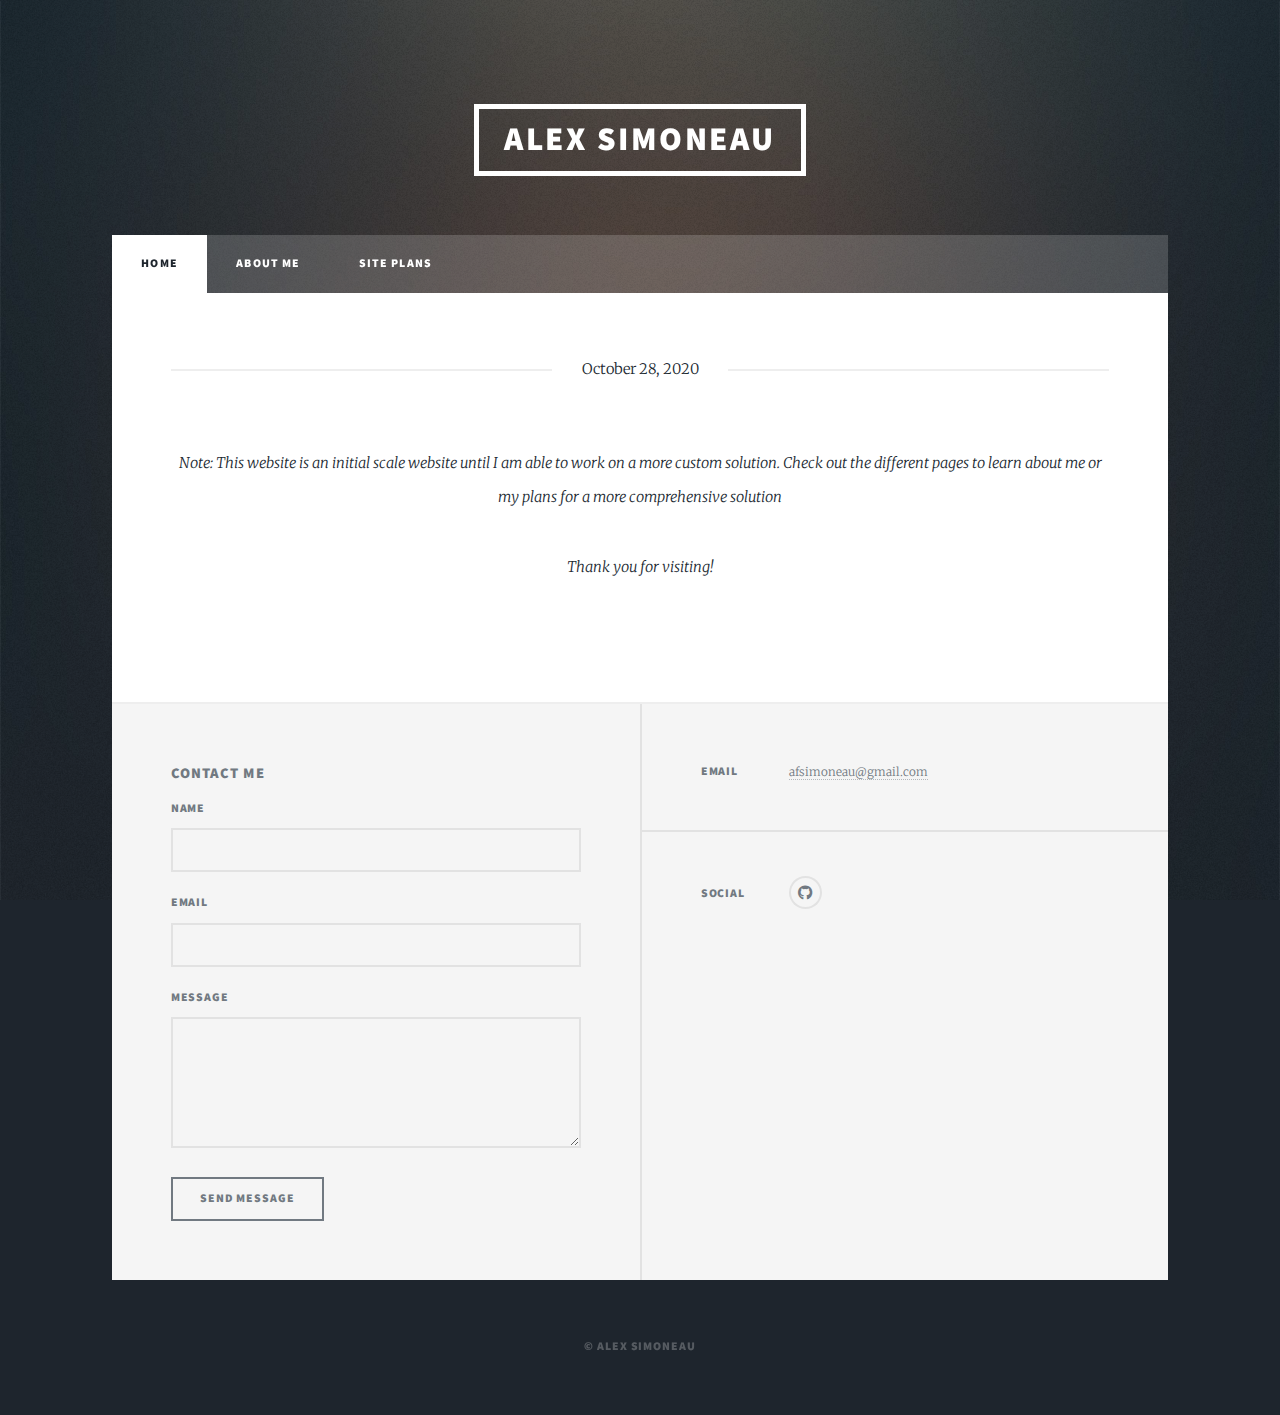
<file: index.html>
<!DOCTYPE HTML>
<!--
	Massively by Pixelarity
	pixelarity.com | hello@pixelarity.com
	License: pixelarity.com/license
-->
<html>
	<head>
		<title>Alex Simoneau</title>
		<meta charset="utf-8" />
		<meta name="viewport" content="width=device-width, initial-scale=1, user-scalable=no" />
		<link rel="stylesheet" href="assets/css/main.css" />
		<link rel="shortcut icon" type="image/jpg" href="images/moyai.png"/>
		<noscript><link rel="stylesheet" href="assets/css/noscript.css" /></noscript>
	</head>
	<body class="is-preload">

		<!-- Wrapper -->
			<div id="wrapper" class="fade-in">

				<!-- Intro -->
				<!--
					<div id="intro">
						<h1>Alex<br />
						Simoneau</h1>
						<p>Hi, my name is Alex Simoneau and I'm a student at WPI studying cybersecurity</p>
						<ul class="actions">
							<li><a href="#header" class="button icon solid solo fa-arrow-down scrolly">Continue</a></li>
						</ul>
					</div>
					-->
				<!-- Header -->
					<header id="header">
						<a href="index.html" class="logo">Alex Simoneau</a>
					</header>

				<!-- Nav -->
					<nav id="nav">
						<ul class="links">
							<li class="active"><a href="index.html">Home</a></li>
							<li><a href="about.html">About Me</a></li>
							<li><a href="plan.html">Site Plans</a></li>
						</ul>
					</nav>

				<!-- Main -->
					<div id="main">

						<!-- Featured Post -->
							<article class="post featured">
								<header class="major">
								<span class="date">October 28, 2020</span>
								<p>Note: This website is an initial scale website until I am able to work on a more custom solution. Check out the different pages to learn about me or my plans for a more comprehensive solution<br/><br/>Thank you for visiting!</p>
								</header>
							</article>

						<!-- Posts -->
							<section class="posts">
							<!--
								<article>
									<header>
										<span class="date">April 24, 2017</span>
										<h2><a href="#">Sed magna<br />
										ipsum faucibus</a></h2>
									</header>
									<a href="#" class="image fit"><img src="images/pic02.jpg" alt="" /></a>
									<p>Donec eget ex magna. Interdum et malesuada fames ac ante ipsum primis in faucibus. Pellentesque venenatis dolor imperdiet dolor mattis sagittis magna etiam.</p>
									<ul class="actions special">
										<li><a href="#" class="button">Full Story</a></li>
									</ul>
								</article>
								-->
							</section>

						<!-- Footer -->
						<!--
							<footer>
								<div class="pagination">
									<a href="#" class="previous">Prev</a>
									<a href="#" class="page active">1</a>
									<a href="#" class="page">2</a>
									<a href="#" class="page">3</a>
									<span class="extra">&hellip;</span>
									<a href="#" class="page">8</a>
									<a href="#" class="page">9</a>
									<a href="#" class="page">10</a>
									<a href="#" class="next">Next</a>
								</div>
							</footer>
							-->
					</div>

				<!-- Footer -->
					<footer id="footer">
						<section>
						<h4>Contact Me</h4>
							<form method="post" action="https://formspree.io/f/mvovrgrw">
								<div class="fields">
									<div class="field">
										<label for="name">Name</label>
										<input type="text" name="name" id="name" />
									</div>
									<div class="field">
										<label for="email">Email</label>
										<input type="text" name="email" id="email" />
									</div>
									<div class="field">
										<label for="message">Message</label>
										<textarea name="message" id="message" rows="3"></textarea>
									</div>
								</div>
								<ul class="actions">
									<li><input type="submit" value="Send Message" /></li>
								</ul>
							</form>
						</section>
						<section class="split contact">
							<section class="alt">
								<h3>Email</h3>
								<p><a href="mailto:afsimoneau@gmail.com">afsimoneau@gmail.com</a></p>
							</section>
							
							<section>
								<h3>Social</h3>
								<ul class="icons alt">
									<li><a href="https://github.com/afsimoneau" class="icon brands alt fa-github"><span class="label">GitHub</span></a></li>
								</ul>
							</section>
						</section>
					</footer>

				<!-- Copyright -->
					<div id="copyright">
						<ul><li>&copy; Alex Simoneau</li></li></ul>
					</div>

			</div>

		<!-- Scripts -->
			<script src="assets/js/jquery.min.js"></script>
			<script src="assets/js/jquery.scrollex.min.js"></script>
			<script src="assets/js/jquery.scrolly.min.js"></script>
			<script src="assets/js/browser.min.js"></script>
			<script src="assets/js/breakpoints.min.js"></script>
			<script src="assets/js/util.js"></script>
			<script src="assets/js/main.js"></script>

	</body>
</html>
</file>
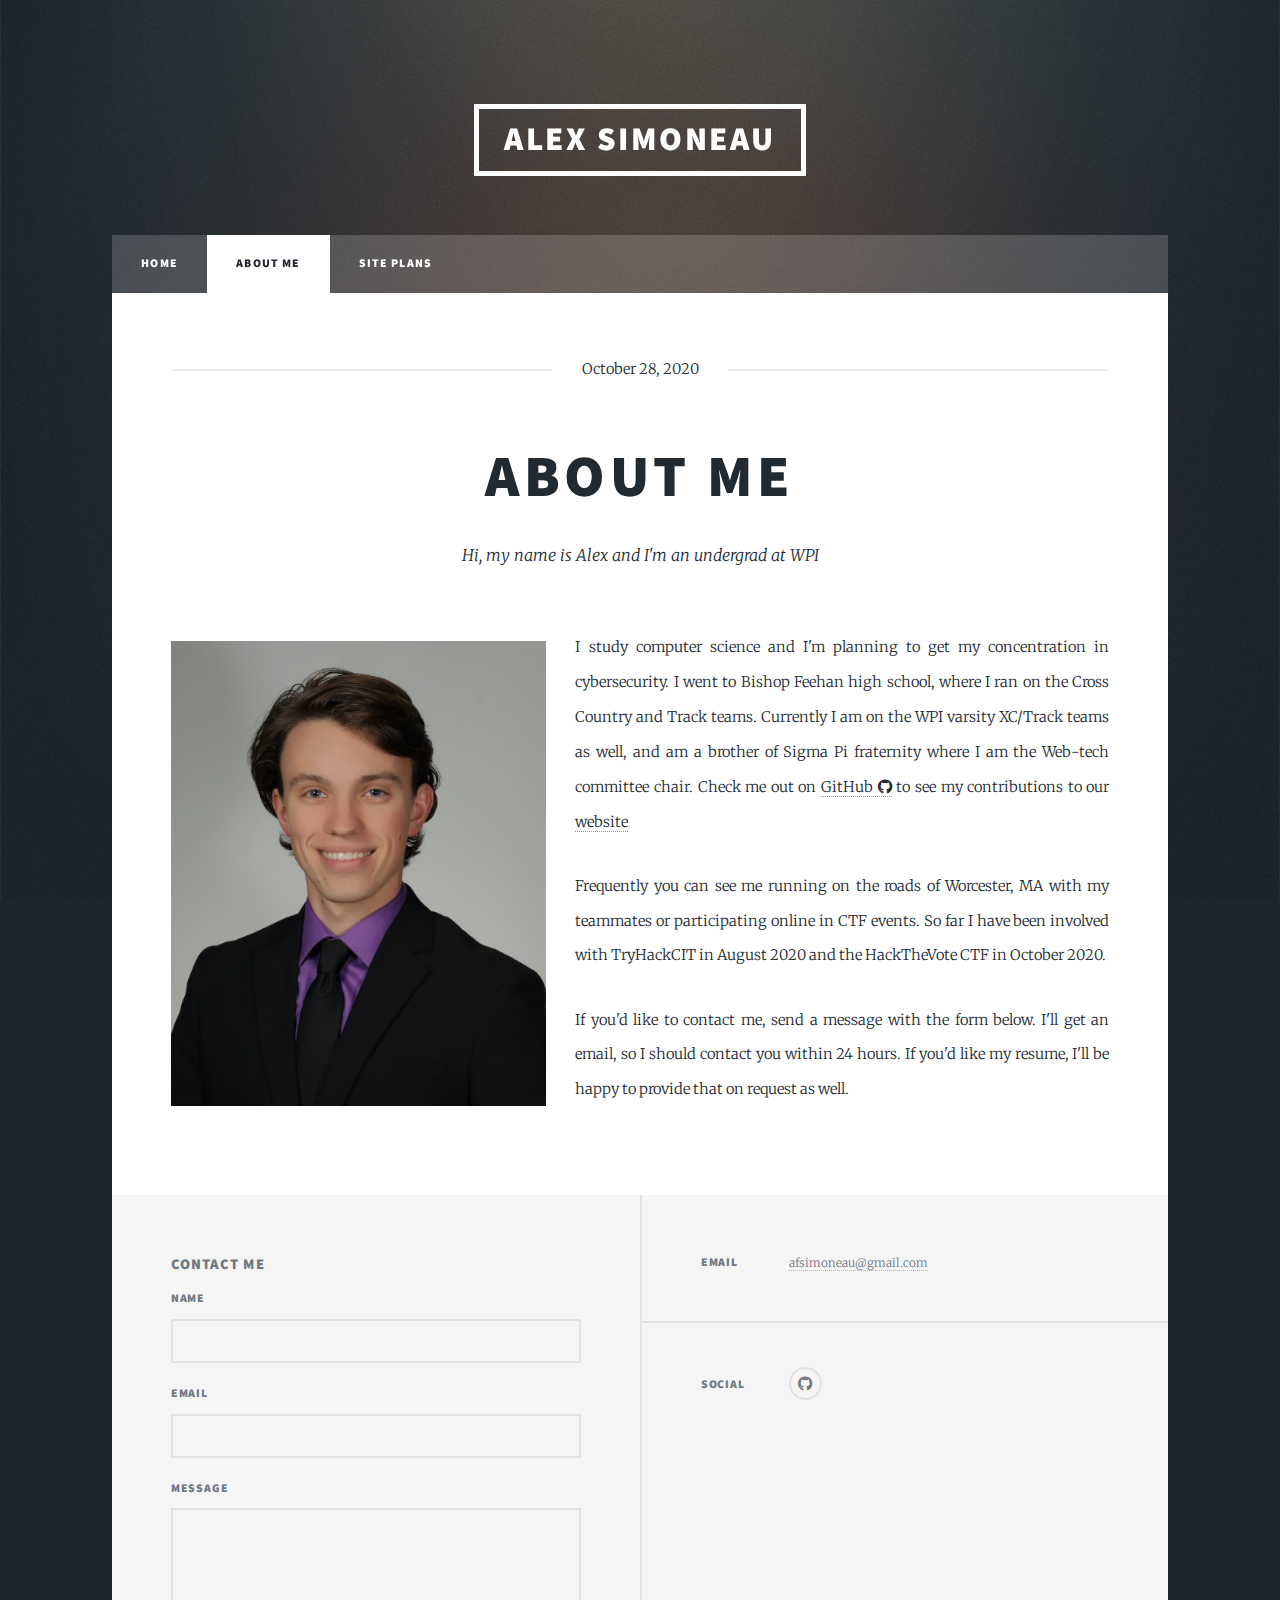
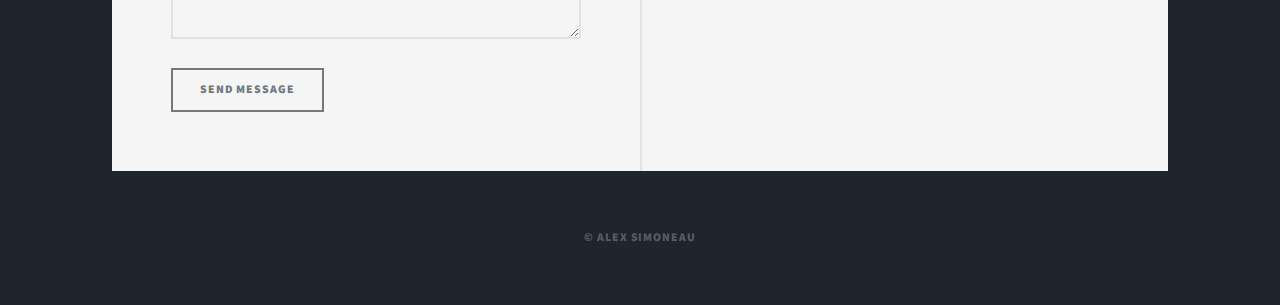
<file: about.html>
<!DOCTYPE HTML>
<!--
	Massively by Pixelarity
	pixelarity.com | hello@pixelarity.com
	License: pixelarity.com/license
-->
<html>
	<head>
		<title>Alex Simoneau</title>
		<meta charset="utf-8" />
		<meta name="viewport" content="width=device-width, initial-scale=1, user-scalable=no" />
		<link rel="stylesheet" href="assets/css/main.css" />
        <link rel="shortcut icon" type="image/jpg" href="images/moyai.png"/>
		<noscript><link rel="stylesheet" href="assets/css/noscript.css" /></noscript>
	</head>
	<body class="is-preload">

		<!-- Wrapper -->
			<div id="wrapper">

				
				<!-- Header -->
					<header id="header">
						<a href="index.html" class="logo">Alex Simoneau</a>
					</header>

				<!-- Nav -->
					<nav id="nav">
						<ul class="links">
							<li><a href="index.html">Home</a></li>
							<li class="active"><a href="about.html">About Me</a></li>
							<li><a href="plan.html">Site Plans</a></li>
						</ul>
					</nav>
				<!-- Main -->
					<div id="main">

						<!-- Post -->
							<section class="post">
								<header class="major">
									<span class="date">October 28, 2020</span>
									<h1>About Me</h1>
									<p>Hi, my name is Alex and I'm an undergrad at WPI</p>
								</header>
								<div class="image left"><img src="images/ALEX SIMONEAU.jpg" alt="" /></div>
                                <p>
                                I study computer science and I'm planning to get my concentration in cybersecurity. 
                                I went to Bishop Feehan high school, where I ran on the Cross Country and Track teams.
                                Currently I am on the WPI varsity XC/Track teams as well, and am a brother of Sigma Pi fraternity where I am the Web-tech committee chair.
                                Check me out on <a href="https://github.com/afsimoneau"><span class="label">GitHub <i class="icon brands alt fa-github"></i></span></a></li> to see my contributions to our <a href="https://sigmapigammaiota.org/">website</a> 
                                </p>
                                <p>
                                Frequently you can see me running on the roads of Worcester, MA with my teammates or participating online in CTF events. So far I have been involved with TryHackCIT in August 2020 and the HackTheVote CTF in October 2020.
                                </p>
                                <p>
                                If you'd like to contact me, send a message with the form below. I'll get an email, so I should contact you within 24 hours. If you'd like my resume, I'll be happy to provide that on request as well.
                                </p>
							</section>

					</div>

				<!-- Footer -->
					<footer id="footer">
						<section>
						<h4>Contact Me</h4>
							<form method="post" action="https://formspree.io/f/mvovrgrw">
								<div class="fields">
									<div class="field">
										<label for="name">Name</label>
										<input type="text" name="name" id="name" />
									</div>
									<div class="field">
										<label for="email">Email</label>
										<input type="text" name="email" id="email" />
									</div>
									<div class="field">
										<label for="message">Message</label>
										<textarea name="message" id="message" rows="3"></textarea>
									</div>
								</div>
								<ul class="actions">
									<li><input type="submit" value="Send Message" /></li>
								</ul>
							</form>
						</section>
						<section class="split contact">
							<section class="alt">
								<h3>Email</h3>
								<p><a href="mailto:afsimoneau@gmail.com">afsimoneau@gmail.com</a></p>
							</section>
							
							<section>
								<h3>Social</h3>
								<ul class="icons alt">
									<li><a href="https://github.com/afsimoneau" class="icon brands alt fa-github"><span class="label">GitHub</span></a></li>
								</ul>
							</section>
						</section>
					</footer>

				<!-- Copyright -->
					<div id="copyright">
						<ul><li>&copy; Alex Simoneau</li></li></ul>
					</div>

			</div>

		<!-- Scripts -->
			<script src="assets/js/jquery.min.js"></script>
			<script src="assets/js/jquery.scrollex.min.js"></script>
			<script src="assets/js/jquery.scrolly.min.js"></script>
			<script src="assets/js/browser.min.js"></script>
			<script src="assets/js/breakpoints.min.js"></script>
			<script src="assets/js/util.js"></script>
			<script src="assets/js/main.js"></script>

	</body>
</html>
</file>
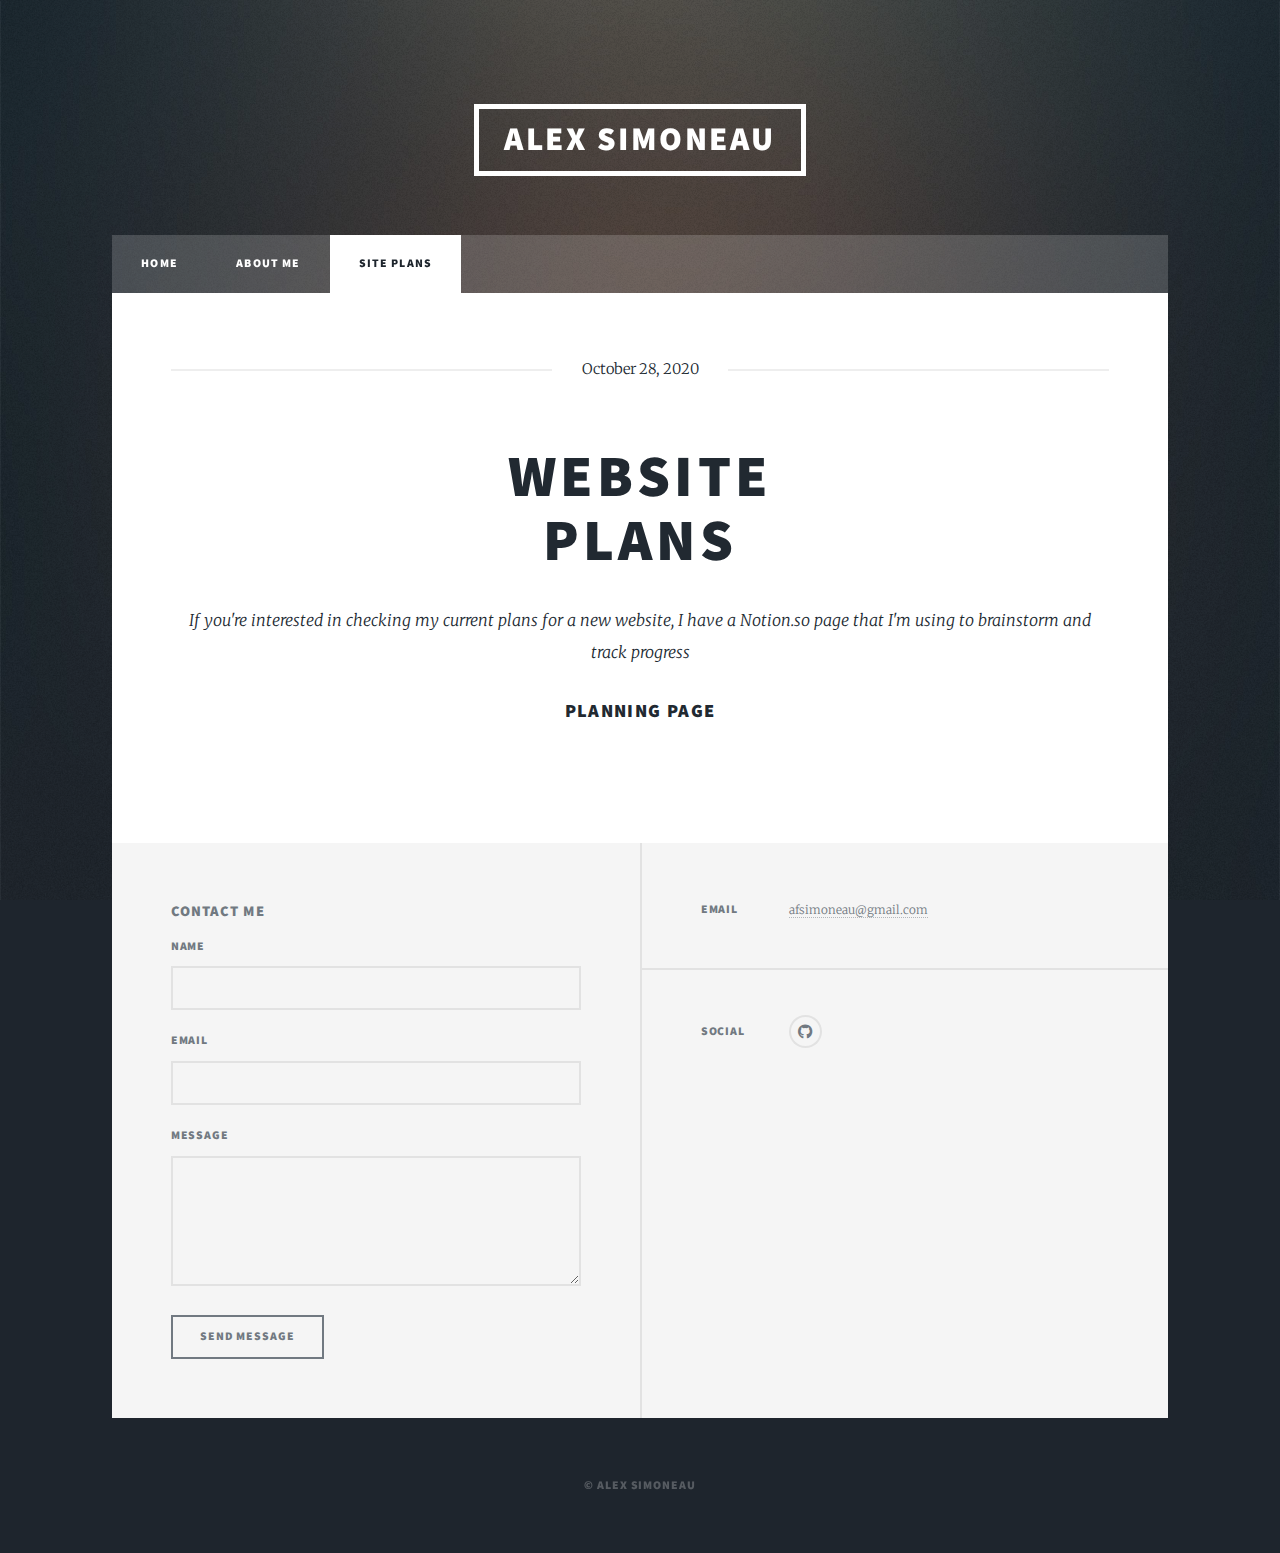
<file: plan.html>
<!DOCTYPE HTML>
<!--
	Massively by Pixelarity
	pixelarity.com | hello@pixelarity.com
	License: pixelarity.com/license
-->
<html>
	<head>
		<title>Alex Simoneau</title>
		<meta charset="utf-8" />
		<meta name="viewport" content="width=device-width, initial-scale=1, user-scalable=no" />
		<link rel="stylesheet" href="assets/css/main.css" />
        <link rel="shortcut icon" type="image/jpg" href="images/moyai.png"/>
		<noscript><link rel="stylesheet" href="assets/css/noscript.css" /></noscript>
	</head>
	<body class="is-preload">

		<!-- Wrapper -->
			<div id="wrapper">

				<!-- Header -->
					<header id="header">
						<a href="index.html" class="logo">Alex Simoneau</a>
					</header>

				<!-- Nav -->
					<nav id="nav">
						<ul class="links">
							<li><a href="index.html">Home</a></li>
							<li><a href="about.html">About Me</a></li>
							<li class="active"><a href="plan.html">Site Plans</a></li>
						</ul>
					</nav>
				<!-- Main -->
					<div id="main">

						<!-- Post -->
							<section class="post">
								<header class="major">
									<span class="date">October 28, 2020</span>
									<h1>Website<br />
									Plans</h1>
									<p>If you're interested in checking my current plans for a new website, I have a Notion.so page that I'm using to brainstorm and track progress</p>
                                    <h3><a href="https://www.notion.so/Personal-Website-Plans-84d8f785d13c47c59c1d9f5967159db8">Planning Page</a><h3>
								</header>
							</section>

					</div>

				<!-- Footer -->
					<footer id="footer">
						<section>
						<h4>Contact Me</h4>
							<form method="post" action="https://formspree.io/f/mvovrgrw">
								<div class="fields">
									<div class="field">
										<label for="name">Name</label>
										<input type="text" name="name" id="name" />
									</div>
									<div class="field">
										<label for="email">Email</label>
										<input type="text" name="email" id="email" />
									</div>
									<div class="field">
										<label for="message">Message</label>
										<textarea name="message" id="message" rows="3"></textarea>
									</div>
								</div>
								<ul class="actions">
									<li><input type="submit" value="Send Message" /></li>
								</ul>
							</form>
						</section>
						<section class="split contact">
							<section class="alt">
								<h3>Email</h3>
								<p><a href="mailto:afsimoneau@gmail.com">afsimoneau@gmail.com</a></p>
							</section>
							
							<section>
								<h3>Social</h3>
								<ul class="icons alt">
									<li><a href="https://github.com/afsimoneau" class="icon brands alt fa-github"><span class="label">GitHub</span></a></li>
								</ul>
							</section>
						</section>
					</footer>

				<!-- Copyright -->
					<div id="copyright">
						<ul><li>&copy; Alex Simoneau</li></li></ul>
					</div>

			</div>

		<!-- Scripts -->
			<script src="assets/js/jquery.min.js"></script>
			<script src="assets/js/jquery.scrollex.min.js"></script>
			<script src="assets/js/jquery.scrolly.min.js"></script>
			<script src="assets/js/browser.min.js"></script>
			<script src="assets/js/breakpoints.min.js"></script>
			<script src="assets/js/util.js"></script>
			<script src="assets/js/main.js"></script>

	</body>
</html>
</file>
<file: assets/css/main.css>
@import url(fontawesome-all.min.css);
@import url("https://fonts.googleapis.com/css?family=Merriweather:300,700,300italic,700italic|Source+Sans+Pro:900");

/*
	Massively by Pixelarity
	pixelarity.com | hello@pixelarity.com
	License: pixelarity.com/license
*/

html, body, div, span, applet, object,
iframe, h1, h2, h3, h4, h5, h6, p, blockquote,
pre, a, abbr, acronym, address, big, cite,
code, del, dfn, em, img, ins, kbd, q, s, samp,
small, strike, strong, sub, sup, tt, var, b,
u, i, center, dl, dt, dd, ol, ul, li, fieldset,
form, label, legend, table, caption, tbody,
tfoot, thead, tr, th, td, article, aside,
canvas, details, embed, figure, figcaption,
footer, header, hgroup, menu, nav, output, ruby,
section, summary, time, mark, audio, video {
	margin: 0;
	padding: 0;
	border: 0;
	font-size: 100%;
	font: inherit;
	vertical-align: baseline;}

article, aside, details, figcaption, figure,
footer, header, hgroup, menu, nav, section {
	display: block;}

body {
	line-height: 1;
}

ol, ul {
	list-style: none;
}

blockquote, q {
	quotes: none;
}

	blockquote:before, blockquote:after, q:before, q:after {
		content: '';
		content: none;
	}

table {
	border-collapse: collapse;
	border-spacing: 0;
}

body {
	-webkit-text-size-adjust: none;
}

mark {
	background-color: transparent;
	color: inherit;
}

input::-moz-focus-inner {
	border: 0;
	padding: 0;
}

input, select, textarea {
	-moz-appearance: none;
	-webkit-appearance: none;
	-ms-appearance: none;
	appearance: none;
}

/* Basic */

	@-ms-viewport {
		width: device-width;
	}

	body {
		-ms-overflow-style: scrollbar;
	}

	@media screen and (max-width: 480px) {

		html, body {
			min-width: 320px;
		}

	}

	html {
		box-sizing: border-box;
	}

	*, *:before, *:after {
		box-sizing: inherit;
	}

	body {
		background-color: #1e252d;
	}

		body.is-preload *, body.is-preload *:before, body.is-preload *:after {
			-moz-animation: none !important;
			-webkit-animation: none !important;
			-ms-animation: none !important;
			animation: none !important;
			-moz-transition: none !important;
			-webkit-transition: none !important;
			-ms-transition: none !important;
			transition: none !important;
		}

/* Type */

	html {
		font-size: 16pt;
	}

		@media screen and (max-width: 1680px) {

			html {
				font-size: 12pt;
			}

		}

		@media screen and (max-width: 1280px) {

			html {
				font-size: 11pt;
			}

		}

		@media screen and (max-width: 360px) {

			html {
				font-size: 10pt;
			}

		}

	body {
		color: #212931;
	}

	body, input, select, textarea {
		font-family: "Merriweather", Georgia, serif;
		font-weight: 300;
		font-size: 1rem;
		line-height: 2.375;
	}

	a {
		-moz-transition: color 0.2s ease-in-out, background-color 0.2s ease-in-out, border-color 0.2s ease-in-out, box-shadow 0.2s ease-in-out;
		-webkit-transition: color 0.2s ease-in-out, background-color 0.2s ease-in-out, border-color 0.2s ease-in-out, box-shadow 0.2s ease-in-out;
		-ms-transition: color 0.2s ease-in-out, background-color 0.2s ease-in-out, border-color 0.2s ease-in-out, box-shadow 0.2s ease-in-out;
		transition: color 0.2s ease-in-out, background-color 0.2s ease-in-out, border-color 0.2s ease-in-out, box-shadow 0.2s ease-in-out;
		border-bottom: dotted 1px;
		text-decoration: none;
	}

		a:hover {
			border-bottom-color: transparent;
		}

	strong, b {
		font-weight: 600;
	}

	em, i {
		font-style: italic;
	}

	p {
		text-align: justify;
		margin: 0 0 2rem 0;
	}

	h1, h2, h3, h4, h5, h6 {
		font-family: "Source Sans Pro", Helvetica, sans-serif;
		font-weight: 900;
		line-height: 1.5;
		letter-spacing: 0.075em;
		text-transform: uppercase;
		margin: 0 0 1rem 0;
	}

		h1 a, h2 a, h3 a, h4 a, h5 a, h6 a {
			border-bottom: 0;
			color: inherit;
			text-decoration: none;
		}

	h1 {
		font-size: 4rem;
		line-height: 1.1;
		margin: 0 0 2rem 0;
	}

	h2 {
		font-size: 1.75rem;
		line-height: 1.3;
		margin: 0 0 1.5rem 0;
	}

	h3 {
		font-size: 1.25rem;
		margin: 0 0 1.5rem 0;
	}

	h4 {
		font-size: 1rem;
	}

	h5 {
		font-size: 0.9rem;
	}

	h6 {
		font-size: 0.8rem;
	}

	sub {
		font-size: 0.8rem;
		position: relative;
		top: 0.5rem;
	}

	sup {
		font-size: 0.8rem;
		position: relative;
		top: -0.5rem;
	}

	blockquote {
		border-left: solid 4px;
		font-style: italic;
		margin: 0 0 2rem 0;
		padding: 0.5rem 0 0.5rem 2rem;
	}

	code {
		border: solid 2px;
		font-family: "Courier New", monospace;
		font-size: 0.9rem;
		margin: 0 0.25rem;
		padding: 0.25rem 0.65rem;
	}

	pre {
		-webkit-overflow-scrolling: touch;
		font-family: "Courier New", monospace;
		font-size: 0.9rem;
		margin: 0 0 2rem 0;
	}

		pre code {
			display: block;
			line-height: 1.75;
			padding: 1rem 1.5rem;
			overflow-x: auto;
		}

	hr {
		border: 0;
		border-bottom: solid 2px;
		margin: 3rem 0;
	}

		hr.major {
			margin: 5rem 0;
		}

	.align-left {
		text-align: left;
	}

	.align-center {
		text-align: center;
	}

	.align-right {
		text-align: right;
	}

	input, select, textarea {
		color: #212931;
	}

	a {
		color: #212931;
		border-bottom-color: rgba(33, 41, 49, 0.5);
	}

		a:hover {
			border-bottom-color: transparent;
			color: #18bfef !important;
		}

	strong, b {
		color: #212931;
	}

	h1, h2, h3, h4, h5, h6 {
		color: #212931;
	}

	blockquote {
		border-left-color: #eeeeee;
	}

	code {
		background: rgba(220, 220, 220, 0.25);
		border-color: #eeeeee;
	}

	hr {
		border-bottom-color: #eeeeee;
	}

/* Row */

	.row {
		display: flex;
		flex-wrap: wrap;
		box-sizing: border-box;
		align-items: stretch;
	}

		.row > * {
			box-sizing: border-box;
		}

		.row.gtr-uniform > * > :last-child {
			margin-bottom: 0;
		}

		.row.aln-left {
			justify-content: flex-start;
		}

		.row.aln-center {
			justify-content: center;
		}

		.row.aln-right {
			justify-content: flex-end;
		}

		.row.aln-top {
			align-items: flex-start;
		}

		.row.aln-middle {
			align-items: center;
		}

		.row.aln-bottom {
			align-items: flex-end;
		}

		.row > .imp {
			order: -1;
		}

		.row > .col-1 {
			width: 8.33333%;
		}

		.row > .off-1 {
			margin-left: 8.33333%;
		}

		.row > .col-2 {
			width: 16.66667%;
		}

		.row > .off-2 {
			margin-left: 16.66667%;
		}

		.row > .col-3 {
			width: 25%;
		}

		.row > .off-3 {
			margin-left: 25%;
		}

		.row > .col-4 {
			width: 33.33333%;
		}

		.row > .off-4 {
			margin-left: 33.33333%;
		}

		.row > .col-5 {
			width: 41.66667%;
		}

		.row > .off-5 {
			margin-left: 41.66667%;
		}

		.row > .col-6 {
			width: 50%;
		}

		.row > .off-6 {
			margin-left: 50%;
		}

		.row > .col-7 {
			width: 58.33333%;
		}

		.row > .off-7 {
			margin-left: 58.33333%;
		}

		.row > .col-8 {
			width: 66.66667%;
		}

		.row > .off-8 {
			margin-left: 66.66667%;
		}

		.row > .col-9 {
			width: 75%;
		}

		.row > .off-9 {
			margin-left: 75%;
		}

		.row > .col-10 {
			width: 83.33333%;
		}

		.row > .off-10 {
			margin-left: 83.33333%;
		}

		.row > .col-11 {
			width: 91.66667%;
		}

		.row > .off-11 {
			margin-left: 91.66667%;
		}

		.row > .col-12 {
			width: 100%;
		}

		.row > .off-12 {
			margin-left: 100%;
		}

		.row.gtr-0 {
			margin-top: 0;
			margin-left: 0rem;
		}

			.row.gtr-0 > * {
				padding: 0 0 0 0rem;
			}

			.row.gtr-0.gtr-uniform {
				margin-top: 0rem;
			}

				.row.gtr-0.gtr-uniform > * {
					padding-top: 0rem;
				}

		.row.gtr-25 {
			margin-top: 0;
			margin-left: -0.375rem;
		}

			.row.gtr-25 > * {
				padding: 0 0 0 0.375rem;
			}

			.row.gtr-25.gtr-uniform {
				margin-top: -0.375rem;
			}

				.row.gtr-25.gtr-uniform > * {
					padding-top: 0.375rem;
				}

		.row.gtr-50 {
			margin-top: 0;
			margin-left: -0.75rem;
		}

			.row.gtr-50 > * {
				padding: 0 0 0 0.75rem;
			}

			.row.gtr-50.gtr-uniform {
				margin-top: -0.75rem;
			}

				.row.gtr-50.gtr-uniform > * {
					padding-top: 0.75rem;
				}

		.row {
			margin-top: 0;
			margin-left: -1.5rem;
		}

			.row > * {
				padding: 0 0 0 1.5rem;
			}

			.row.gtr-uniform {
				margin-top: -1.5rem;
			}

				.row.gtr-uniform > * {
					padding-top: 1.5rem;
				}

		.row.gtr-150 {
			margin-top: 0;
			margin-left: -2.25rem;
		}

			.row.gtr-150 > * {
				padding: 0 0 0 2.25rem;
			}

			.row.gtr-150.gtr-uniform {
				margin-top: -2.25rem;
			}

				.row.gtr-150.gtr-uniform > * {
					padding-top: 2.25rem;
				}

		.row.gtr-200 {
			margin-top: 0;
			margin-left: -3rem;
		}

			.row.gtr-200 > * {
				padding: 0 0 0 3rem;
			}

			.row.gtr-200.gtr-uniform {
				margin-top: -3rem;
			}

				.row.gtr-200.gtr-uniform > * {
					padding-top: 3rem;
				}

		@media screen and (max-width: 1680px) {

			.row {
				display: flex;
				flex-wrap: wrap;
				box-sizing: border-box;
				align-items: stretch;
			}

				.row > * {
					box-sizing: border-box;
				}

				.row.gtr-uniform > * > :last-child {
					margin-bottom: 0;
				}

				.row.aln-left {
					justify-content: flex-start;
				}

				.row.aln-center {
					justify-content: center;
				}

				.row.aln-right {
					justify-content: flex-end;
				}

				.row.aln-top {
					align-items: flex-start;
				}

				.row.aln-middle {
					align-items: center;
				}

				.row.aln-bottom {
					align-items: flex-end;
				}

				.row > .imp-xlarge {
					order: -1;
				}

				.row > .col-1-xlarge {
					width: 8.33333%;
				}

				.row > .off-1-xlarge {
					margin-left: 8.33333%;
				}

				.row > .col-2-xlarge {
					width: 16.66667%;
				}

				.row > .off-2-xlarge {
					margin-left: 16.66667%;
				}

				.row > .col-3-xlarge {
					width: 25%;
				}

				.row > .off-3-xlarge {
					margin-left: 25%;
				}

				.row > .col-4-xlarge {
					width: 33.33333%;
				}

				.row > .off-4-xlarge {
					margin-left: 33.33333%;
				}

				.row > .col-5-xlarge {
					width: 41.66667%;
				}

				.row > .off-5-xlarge {
					margin-left: 41.66667%;
				}

				.row > .col-6-xlarge {
					width: 50%;
				}

				.row > .off-6-xlarge {
					margin-left: 50%;
				}

				.row > .col-7-xlarge {
					width: 58.33333%;
				}

				.row > .off-7-xlarge {
					margin-left: 58.33333%;
				}

				.row > .col-8-xlarge {
					width: 66.66667%;
				}

				.row > .off-8-xlarge {
					margin-left: 66.66667%;
				}

				.row > .col-9-xlarge {
					width: 75%;
				}

				.row > .off-9-xlarge {
					margin-left: 75%;
				}

				.row > .col-10-xlarge {
					width: 83.33333%;
				}

				.row > .off-10-xlarge {
					margin-left: 83.33333%;
				}

				.row > .col-11-xlarge {
					width: 91.66667%;
				}

				.row > .off-11-xlarge {
					margin-left: 91.66667%;
				}

				.row > .col-12-xlarge {
					width: 100%;
				}

				.row > .off-12-xlarge {
					margin-left: 100%;
				}

				.row.gtr-0 {
					margin-top: 0;
					margin-left: 0rem;
				}

					.row.gtr-0 > * {
						padding: 0 0 0 0rem;
					}

					.row.gtr-0.gtr-uniform {
						margin-top: 0rem;
					}

						.row.gtr-0.gtr-uniform > * {
							padding-top: 0rem;
						}

				.row.gtr-25 {
					margin-top: 0;
					margin-left: -0.375rem;
				}

					.row.gtr-25 > * {
						padding: 0 0 0 0.375rem;
					}

					.row.gtr-25.gtr-uniform {
						margin-top: -0.375rem;
					}

						.row.gtr-25.gtr-uniform > * {
							padding-top: 0.375rem;
						}

				.row.gtr-50 {
					margin-top: 0;
					margin-left: -0.75rem;
				}

					.row.gtr-50 > * {
						padding: 0 0 0 0.75rem;
					}

					.row.gtr-50.gtr-uniform {
						margin-top: -0.75rem;
					}

						.row.gtr-50.gtr-uniform > * {
							padding-top: 0.75rem;
						}

				.row {
					margin-top: 0;
					margin-left: -1.5rem;
				}

					.row > * {
						padding: 0 0 0 1.5rem;
					}

					.row.gtr-uniform {
						margin-top: -1.5rem;
					}

						.row.gtr-uniform > * {
							padding-top: 1.5rem;
						}

				.row.gtr-150 {
					margin-top: 0;
					margin-left: -2.25rem;
				}

					.row.gtr-150 > * {
						padding: 0 0 0 2.25rem;
					}

					.row.gtr-150.gtr-uniform {
						margin-top: -2.25rem;
					}

						.row.gtr-150.gtr-uniform > * {
							padding-top: 2.25rem;
						}

				.row.gtr-200 {
					margin-top: 0;
					margin-left: -3rem;
				}

					.row.gtr-200 > * {
						padding: 0 0 0 3rem;
					}

					.row.gtr-200.gtr-uniform {
						margin-top: -3rem;
					}

						.row.gtr-200.gtr-uniform > * {
							padding-top: 3rem;
						}

		}

		@media screen and (max-width: 1280px) {

			.row {
				display: flex;
				flex-wrap: wrap;
				box-sizing: border-box;
				align-items: stretch;
			}

				.row > * {
					box-sizing: border-box;
				}

				.row.gtr-uniform > * > :last-child {
					margin-bottom: 0;
				}

				.row.aln-left {
					justify-content: flex-start;
				}

				.row.aln-center {
					justify-content: center;
				}

				.row.aln-right {
					justify-content: flex-end;
				}

				.row.aln-top {
					align-items: flex-start;
				}

				.row.aln-middle {
					align-items: center;
				}

				.row.aln-bottom {
					align-items: flex-end;
				}

				.row > .imp-large {
					order: -1;
				}

				.row > .col-1-large {
					width: 8.33333%;
				}

				.row > .off-1-large {
					margin-left: 8.33333%;
				}

				.row > .col-2-large {
					width: 16.66667%;
				}

				.row > .off-2-large {
					margin-left: 16.66667%;
				}

				.row > .col-3-large {
					width: 25%;
				}

				.row > .off-3-large {
					margin-left: 25%;
				}

				.row > .col-4-large {
					width: 33.33333%;
				}

				.row > .off-4-large {
					margin-left: 33.33333%;
				}

				.row > .col-5-large {
					width: 41.66667%;
				}

				.row > .off-5-large {
					margin-left: 41.66667%;
				}

				.row > .col-6-large {
					width: 50%;
				}

				.row > .off-6-large {
					margin-left: 50%;
				}

				.row > .col-7-large {
					width: 58.33333%;
				}

				.row > .off-7-large {
					margin-left: 58.33333%;
				}

				.row > .col-8-large {
					width: 66.66667%;
				}

				.row > .off-8-large {
					margin-left: 66.66667%;
				}

				.row > .col-9-large {
					width: 75%;
				}

				.row > .off-9-large {
					margin-left: 75%;
				}

				.row > .col-10-large {
					width: 83.33333%;
				}

				.row > .off-10-large {
					margin-left: 83.33333%;
				}

				.row > .col-11-large {
					width: 91.66667%;
				}

				.row > .off-11-large {
					margin-left: 91.66667%;
				}

				.row > .col-12-large {
					width: 100%;
				}

				.row > .off-12-large {
					margin-left: 100%;
				}

				.row.gtr-0 {
					margin-top: 0;
					margin-left: 0rem;
				}

					.row.gtr-0 > * {
						padding: 0 0 0 0rem;
					}

					.row.gtr-0.gtr-uniform {
						margin-top: 0rem;
					}

						.row.gtr-0.gtr-uniform > * {
							padding-top: 0rem;
						}

				.row.gtr-25 {
					margin-top: 0;
					margin-left: -0.375rem;
				}

					.row.gtr-25 > * {
						padding: 0 0 0 0.375rem;
					}

					.row.gtr-25.gtr-uniform {
						margin-top: -0.375rem;
					}

						.row.gtr-25.gtr-uniform > * {
							padding-top: 0.375rem;
						}

				.row.gtr-50 {
					margin-top: 0;
					margin-left: -0.75rem;
				}

					.row.gtr-50 > * {
						padding: 0 0 0 0.75rem;
					}

					.row.gtr-50.gtr-uniform {
						margin-top: -0.75rem;
					}

						.row.gtr-50.gtr-uniform > * {
							padding-top: 0.75rem;
						}

				.row {
					margin-top: 0;
					margin-left: -1.5rem;
				}

					.row > * {
						padding: 0 0 0 1.5rem;
					}

					.row.gtr-uniform {
						margin-top: -1.5rem;
					}

						.row.gtr-uniform > * {
							padding-top: 1.5rem;
						}

				.row.gtr-150 {
					margin-top: 0;
					margin-left: -2.25rem;
				}

					.row.gtr-150 > * {
						padding: 0 0 0 2.25rem;
					}

					.row.gtr-150.gtr-uniform {
						margin-top: -2.25rem;
					}

						.row.gtr-150.gtr-uniform > * {
							padding-top: 2.25rem;
						}

				.row.gtr-200 {
					margin-top: 0;
					margin-left: -3rem;
				}

					.row.gtr-200 > * {
						padding: 0 0 0 3rem;
					}

					.row.gtr-200.gtr-uniform {
						margin-top: -3rem;
					}

						.row.gtr-200.gtr-uniform > * {
							padding-top: 3rem;
						}

		}

		@media screen and (max-width: 980px) {

			.row {
				display: flex;
				flex-wrap: wrap;
				box-sizing: border-box;
				align-items: stretch;
			}

				.row > * {
					box-sizing: border-box;
				}

				.row.gtr-uniform > * > :last-child {
					margin-bottom: 0;
				}

				.row.aln-left {
					justify-content: flex-start;
				}

				.row.aln-center {
					justify-content: center;
				}

				.row.aln-right {
					justify-content: flex-end;
				}

				.row.aln-top {
					align-items: flex-start;
				}

				.row.aln-middle {
					align-items: center;
				}

				.row.aln-bottom {
					align-items: flex-end;
				}

				.row > .imp-medium {
					order: -1;
				}

				.row > .col-1-medium {
					width: 8.33333%;
				}

				.row > .off-1-medium {
					margin-left: 8.33333%;
				}

				.row > .col-2-medium {
					width: 16.66667%;
				}

				.row > .off-2-medium {
					margin-left: 16.66667%;
				}

				.row > .col-3-medium {
					width: 25%;
				}

				.row > .off-3-medium {
					margin-left: 25%;
				}

				.row > .col-4-medium {
					width: 33.33333%;
				}

				.row > .off-4-medium {
					margin-left: 33.33333%;
				}

				.row > .col-5-medium {
					width: 41.66667%;
				}

				.row > .off-5-medium {
					margin-left: 41.66667%;
				}

				.row > .col-6-medium {
					width: 50%;
				}

				.row > .off-6-medium {
					margin-left: 50%;
				}

				.row > .col-7-medium {
					width: 58.33333%;
				}

				.row > .off-7-medium {
					margin-left: 58.33333%;
				}

				.row > .col-8-medium {
					width: 66.66667%;
				}

				.row > .off-8-medium {
					margin-left: 66.66667%;
				}

				.row > .col-9-medium {
					width: 75%;
				}

				.row > .off-9-medium {
					margin-left: 75%;
				}

				.row > .col-10-medium {
					width: 83.33333%;
				}

				.row > .off-10-medium {
					margin-left: 83.33333%;
				}

				.row > .col-11-medium {
					width: 91.66667%;
				}

				.row > .off-11-medium {
					margin-left: 91.66667%;
				}

				.row > .col-12-medium {
					width: 100%;
				}

				.row > .off-12-medium {
					margin-left: 100%;
				}

				.row.gtr-0 {
					margin-top: 0;
					margin-left: 0rem;
				}

					.row.gtr-0 > * {
						padding: 0 0 0 0rem;
					}

					.row.gtr-0.gtr-uniform {
						margin-top: 0rem;
					}

						.row.gtr-0.gtr-uniform > * {
							padding-top: 0rem;
						}

				.row.gtr-25 {
					margin-top: 0;
					margin-left: -0.375rem;
				}

					.row.gtr-25 > * {
						padding: 0 0 0 0.375rem;
					}

					.row.gtr-25.gtr-uniform {
						margin-top: -0.375rem;
					}

						.row.gtr-25.gtr-uniform > * {
							padding-top: 0.375rem;
						}

				.row.gtr-50 {
					margin-top: 0;
					margin-left: -0.75rem;
				}

					.row.gtr-50 > * {
						padding: 0 0 0 0.75rem;
					}

					.row.gtr-50.gtr-uniform {
						margin-top: -0.75rem;
					}

						.row.gtr-50.gtr-uniform > * {
							padding-top: 0.75rem;
						}

				.row {
					margin-top: 0;
					margin-left: -1.5rem;
				}

					.row > * {
						padding: 0 0 0 1.5rem;
					}

					.row.gtr-uniform {
						margin-top: -1.5rem;
					}

						.row.gtr-uniform > * {
							padding-top: 1.5rem;
						}

				.row.gtr-150 {
					margin-top: 0;
					margin-left: -2.25rem;
				}

					.row.gtr-150 > * {
						padding: 0 0 0 2.25rem;
					}

					.row.gtr-150.gtr-uniform {
						margin-top: -2.25rem;
					}

						.row.gtr-150.gtr-uniform > * {
							padding-top: 2.25rem;
						}

				.row.gtr-200 {
					margin-top: 0;
					margin-left: -3rem;
				}

					.row.gtr-200 > * {
						padding: 0 0 0 3rem;
					}

					.row.gtr-200.gtr-uniform {
						margin-top: -3rem;
					}

						.row.gtr-200.gtr-uniform > * {
							padding-top: 3rem;
						}

		}

		@media screen and (max-width: 736px) {

			.row {
				display: flex;
				flex-wrap: wrap;
				box-sizing: border-box;
				align-items: stretch;
			}

				.row > * {
					box-sizing: border-box;
				}

				.row.gtr-uniform > * > :last-child {
					margin-bottom: 0;
				}

				.row.aln-left {
					justify-content: flex-start;
				}

				.row.aln-center {
					justify-content: center;
				}

				.row.aln-right {
					justify-content: flex-end;
				}

				.row.aln-top {
					align-items: flex-start;
				}

				.row.aln-middle {
					align-items: center;
				}

				.row.aln-bottom {
					align-items: flex-end;
				}

				.row > .imp-small {
					order: -1;
				}

				.row > .col-1-small {
					width: 8.33333%;
				}

				.row > .off-1-small {
					margin-left: 8.33333%;
				}

				.row > .col-2-small {
					width: 16.66667%;
				}

				.row > .off-2-small {
					margin-left: 16.66667%;
				}

				.row > .col-3-small {
					width: 25%;
				}

				.row > .off-3-small {
					margin-left: 25%;
				}

				.row > .col-4-small {
					width: 33.33333%;
				}

				.row > .off-4-small {
					margin-left: 33.33333%;
				}

				.row > .col-5-small {
					width: 41.66667%;
				}

				.row > .off-5-small {
					margin-left: 41.66667%;
				}

				.row > .col-6-small {
					width: 50%;
				}

				.row > .off-6-small {
					margin-left: 50%;
				}

				.row > .col-7-small {
					width: 58.33333%;
				}

				.row > .off-7-small {
					margin-left: 58.33333%;
				}

				.row > .col-8-small {
					width: 66.66667%;
				}

				.row > .off-8-small {
					margin-left: 66.66667%;
				}

				.row > .col-9-small {
					width: 75%;
				}

				.row > .off-9-small {
					margin-left: 75%;
				}

				.row > .col-10-small {
					width: 83.33333%;
				}

				.row > .off-10-small {
					margin-left: 83.33333%;
				}

				.row > .col-11-small {
					width: 91.66667%;
				}

				.row > .off-11-small {
					margin-left: 91.66667%;
				}

				.row > .col-12-small {
					width: 100%;
				}

				.row > .off-12-small {
					margin-left: 100%;
				}

				.row.gtr-0 {
					margin-top: 0;
					margin-left: 0rem;
				}

					.row.gtr-0 > * {
						padding: 0 0 0 0rem;
					}

					.row.gtr-0.gtr-uniform {
						margin-top: 0rem;
					}

						.row.gtr-0.gtr-uniform > * {
							padding-top: 0rem;
						}

				.row.gtr-25 {
					margin-top: 0;
					margin-left: -0.375rem;
				}

					.row.gtr-25 > * {
						padding: 0 0 0 0.375rem;
					}

					.row.gtr-25.gtr-uniform {
						margin-top: -0.375rem;
					}

						.row.gtr-25.gtr-uniform > * {
							padding-top: 0.375rem;
						}

				.row.gtr-50 {
					margin-top: 0;
					margin-left: -0.75rem;
				}

					.row.gtr-50 > * {
						padding: 0 0 0 0.75rem;
					}

					.row.gtr-50.gtr-uniform {
						margin-top: -0.75rem;
					}

						.row.gtr-50.gtr-uniform > * {
							padding-top: 0.75rem;
						}

				.row {
					margin-top: 0;
					margin-left: -1.5rem;
				}

					.row > * {
						padding: 0 0 0 1.5rem;
					}

					.row.gtr-uniform {
						margin-top: -1.5rem;
					}

						.row.gtr-uniform > * {
							padding-top: 1.5rem;
						}

				.row.gtr-150 {
					margin-top: 0;
					margin-left: -2.25rem;
				}

					.row.gtr-150 > * {
						padding: 0 0 0 2.25rem;
					}

					.row.gtr-150.gtr-uniform {
						margin-top: -2.25rem;
					}

						.row.gtr-150.gtr-uniform > * {
							padding-top: 2.25rem;
						}

				.row.gtr-200 {
					margin-top: 0;
					margin-left: -3rem;
				}

					.row.gtr-200 > * {
						padding: 0 0 0 3rem;
					}

					.row.gtr-200.gtr-uniform {
						margin-top: -3rem;
					}

						.row.gtr-200.gtr-uniform > * {
							padding-top: 3rem;
						}

		}

		@media screen and (max-width: 480px) {

			.row {
				display: flex;
				flex-wrap: wrap;
				box-sizing: border-box;
				align-items: stretch;
			}

				.row > * {
					box-sizing: border-box;
				}

				.row.gtr-uniform > * > :last-child {
					margin-bottom: 0;
				}

				.row.aln-left {
					justify-content: flex-start;
				}

				.row.aln-center {
					justify-content: center;
				}

				.row.aln-right {
					justify-content: flex-end;
				}

				.row.aln-top {
					align-items: flex-start;
				}

				.row.aln-middle {
					align-items: center;
				}

				.row.aln-bottom {
					align-items: flex-end;
				}

				.row > .imp-xsmall {
					order: -1;
				}

				.row > .col-1-xsmall {
					width: 8.33333%;
				}

				.row > .off-1-xsmall {
					margin-left: 8.33333%;
				}

				.row > .col-2-xsmall {
					width: 16.66667%;
				}

				.row > .off-2-xsmall {
					margin-left: 16.66667%;
				}

				.row > .col-3-xsmall {
					width: 25%;
				}

				.row > .off-3-xsmall {
					margin-left: 25%;
				}

				.row > .col-4-xsmall {
					width: 33.33333%;
				}

				.row > .off-4-xsmall {
					margin-left: 33.33333%;
				}

				.row > .col-5-xsmall {
					width: 41.66667%;
				}

				.row > .off-5-xsmall {
					margin-left: 41.66667%;
				}

				.row > .col-6-xsmall {
					width: 50%;
				}

				.row > .off-6-xsmall {
					margin-left: 50%;
				}

				.row > .col-7-xsmall {
					width: 58.33333%;
				}

				.row > .off-7-xsmall {
					margin-left: 58.33333%;
				}

				.row > .col-8-xsmall {
					width: 66.66667%;
				}

				.row > .off-8-xsmall {
					margin-left: 66.66667%;
				}

				.row > .col-9-xsmall {
					width: 75%;
				}

				.row > .off-9-xsmall {
					margin-left: 75%;
				}

				.row > .col-10-xsmall {
					width: 83.33333%;
				}

				.row > .off-10-xsmall {
					margin-left: 83.33333%;
				}

				.row > .col-11-xsmall {
					width: 91.66667%;
				}

				.row > .off-11-xsmall {
					margin-left: 91.66667%;
				}

				.row > .col-12-xsmall {
					width: 100%;
				}

				.row > .off-12-xsmall {
					margin-left: 100%;
				}

				.row.gtr-0 {
					margin-top: 0;
					margin-left: 0rem;
				}

					.row.gtr-0 > * {
						padding: 0 0 0 0rem;
					}

					.row.gtr-0.gtr-uniform {
						margin-top: 0rem;
					}

						.row.gtr-0.gtr-uniform > * {
							padding-top: 0rem;
						}

				.row.gtr-25 {
					margin-top: 0;
					margin-left: -0.375rem;
				}

					.row.gtr-25 > * {
						padding: 0 0 0 0.375rem;
					}

					.row.gtr-25.gtr-uniform {
						margin-top: -0.375rem;
					}

						.row.gtr-25.gtr-uniform > * {
							padding-top: 0.375rem;
						}

				.row.gtr-50 {
					margin-top: 0;
					margin-left: -0.75rem;
				}

					.row.gtr-50 > * {
						padding: 0 0 0 0.75rem;
					}

					.row.gtr-50.gtr-uniform {
						margin-top: -0.75rem;
					}

						.row.gtr-50.gtr-uniform > * {
							padding-top: 0.75rem;
						}

				.row {
					margin-top: 0;
					margin-left: -1.5rem;
				}

					.row > * {
						padding: 0 0 0 1.5rem;
					}

					.row.gtr-uniform {
						margin-top: -1.5rem;
					}

						.row.gtr-uniform > * {
							padding-top: 1.5rem;
						}

				.row.gtr-150 {
					margin-top: 0;
					margin-left: -2.25rem;
				}

					.row.gtr-150 > * {
						padding: 0 0 0 2.25rem;
					}

					.row.gtr-150.gtr-uniform {
						margin-top: -2.25rem;
					}

						.row.gtr-150.gtr-uniform > * {
							padding-top: 2.25rem;
						}

				.row.gtr-200 {
					margin-top: 0;
					margin-left: -3rem;
				}

					.row.gtr-200 > * {
						padding: 0 0 0 3rem;
					}

					.row.gtr-200.gtr-uniform {
						margin-top: -3rem;
					}

						.row.gtr-200.gtr-uniform > * {
							padding-top: 3rem;
						}

		}

		@media screen and (max-width: 360px) {

			.row {
				display: flex;
				flex-wrap: wrap;
				box-sizing: border-box;
				align-items: stretch;
			}

				.row > * {
					box-sizing: border-box;
				}

				.row.gtr-uniform > * > :last-child {
					margin-bottom: 0;
				}

				.row.aln-left {
					justify-content: flex-start;
				}

				.row.aln-center {
					justify-content: center;
				}

				.row.aln-right {
					justify-content: flex-end;
				}

				.row.aln-top {
					align-items: flex-start;
				}

				.row.aln-middle {
					align-items: center;
				}

				.row.aln-bottom {
					align-items: flex-end;
				}

				.row > .imp-xxsmall {
					order: -1;
				}

				.row > .col-1-xxsmall {
					width: 8.33333%;
				}

				.row > .off-1-xxsmall {
					margin-left: 8.33333%;
				}

				.row > .col-2-xxsmall {
					width: 16.66667%;
				}

				.row > .off-2-xxsmall {
					margin-left: 16.66667%;
				}

				.row > .col-3-xxsmall {
					width: 25%;
				}

				.row > .off-3-xxsmall {
					margin-left: 25%;
				}

				.row > .col-4-xxsmall {
					width: 33.33333%;
				}

				.row > .off-4-xxsmall {
					margin-left: 33.33333%;
				}

				.row > .col-5-xxsmall {
					width: 41.66667%;
				}

				.row > .off-5-xxsmall {
					margin-left: 41.66667%;
				}

				.row > .col-6-xxsmall {
					width: 50%;
				}

				.row > .off-6-xxsmall {
					margin-left: 50%;
				}

				.row > .col-7-xxsmall {
					width: 58.33333%;
				}

				.row > .off-7-xxsmall {
					margin-left: 58.33333%;
				}

				.row > .col-8-xxsmall {
					width: 66.66667%;
				}

				.row > .off-8-xxsmall {
					margin-left: 66.66667%;
				}

				.row > .col-9-xxsmall {
					width: 75%;
				}

				.row > .off-9-xxsmall {
					margin-left: 75%;
				}

				.row > .col-10-xxsmall {
					width: 83.33333%;
				}

				.row > .off-10-xxsmall {
					margin-left: 83.33333%;
				}

				.row > .col-11-xxsmall {
					width: 91.66667%;
				}

				.row > .off-11-xxsmall {
					margin-left: 91.66667%;
				}

				.row > .col-12-xxsmall {
					width: 100%;
				}

				.row > .off-12-xxsmall {
					margin-left: 100%;
				}

				.row.gtr-0 {
					margin-top: 0;
					margin-left: 0rem;
				}

					.row.gtr-0 > * {
						padding: 0 0 0 0rem;
					}

					.row.gtr-0.gtr-uniform {
						margin-top: 0rem;
					}

						.row.gtr-0.gtr-uniform > * {
							padding-top: 0rem;
						}

				.row.gtr-25 {
					margin-top: 0;
					margin-left: -0.375rem;
				}

					.row.gtr-25 > * {
						padding: 0 0 0 0.375rem;
					}

					.row.gtr-25.gtr-uniform {
						margin-top: -0.375rem;
					}

						.row.gtr-25.gtr-uniform > * {
							padding-top: 0.375rem;
						}

				.row.gtr-50 {
					margin-top: 0;
					margin-left: -0.75rem;
				}

					.row.gtr-50 > * {
						padding: 0 0 0 0.75rem;
					}

					.row.gtr-50.gtr-uniform {
						margin-top: -0.75rem;
					}

						.row.gtr-50.gtr-uniform > * {
							padding-top: 0.75rem;
						}

				.row {
					margin-top: 0;
					margin-left: -1.5rem;
				}

					.row > * {
						padding: 0 0 0 1.5rem;
					}

					.row.gtr-uniform {
						margin-top: -1.5rem;
					}

						.row.gtr-uniform > * {
							padding-top: 1.5rem;
						}

				.row.gtr-150 {
					margin-top: 0;
					margin-left: -2.25rem;
				}

					.row.gtr-150 > * {
						padding: 0 0 0 2.25rem;
					}

					.row.gtr-150.gtr-uniform {
						margin-top: -2.25rem;
					}

						.row.gtr-150.gtr-uniform > * {
							padding-top: 2.25rem;
						}

				.row.gtr-200 {
					margin-top: 0;
					margin-left: -3rem;
				}

					.row.gtr-200 > * {
						padding: 0 0 0 3rem;
					}

					.row.gtr-200.gtr-uniform {
						margin-top: -3rem;
					}

						.row.gtr-200.gtr-uniform > * {
							padding-top: 3rem;
						}

		}

/* Box */

	.box {
		border: solid 2px;
		margin-bottom: 2rem;
		padding: 1.5rem;
	}

		.box > :last-child,
		.box > :last-child > :last-child,
		.box > :last-child > :last-child > :last-child {
			margin-bottom: 0;
		}

		.box.alt {
			border: 0;
			border-radius: 0;
			padding: 0;
		}

	.box {
		border-color: #eeeeee;
	}

/* Button */

	input[type="submit"],
	input[type="reset"],
	input[type="button"],
	button,
	.button {
		-moz-appearance: none;
		-webkit-appearance: none;
		-ms-appearance: none;
		appearance: none;
		-moz-transition: background-color 0.2s ease-in-out, box-shadow 0.2s ease-in-out, color 0.2s ease-in-out;
		-webkit-transition: background-color 0.2s ease-in-out, box-shadow 0.2s ease-in-out, color 0.2s ease-in-out;
		-ms-transition: background-color 0.2s ease-in-out, box-shadow 0.2s ease-in-out, color 0.2s ease-in-out;
		transition: background-color 0.2s ease-in-out, box-shadow 0.2s ease-in-out, color 0.2s ease-in-out;
		border: 0;
		border-radius: 0;
		cursor: pointer;
		display: inline-block;
		font-family: "Source Sans Pro", Helvetica, sans-serif;
		font-size: 0.8rem;
		font-weight: 900;
		letter-spacing: 0.075em;
		height: 3rem;
		line-height: 3rem;
		padding: 0 2rem;
		text-align: center;
		text-decoration: none;
		text-transform: uppercase;
		white-space: nowrap;
	}

		input[type="submit"].icon:before,
		input[type="reset"].icon:before,
		input[type="button"].icon:before,
		button.icon:before,
		.button.icon:before {
			margin-right: 0.5rem;
		}

		input[type="submit"].icon.solo,
		input[type="reset"].icon.solo,
		input[type="button"].icon.solo,
		button.icon.solo,
		.button.icon.solo {
			position: relative;
			width: 4rem;
			height: 4rem;
			line-height: 4rem;
			border-radius: 4rem;
			text-indent: 4rem;
			overflow: hidden;
			padding: 0;
			white-space: nowrap;
		}

			input[type="submit"].icon.solo:before,
			input[type="reset"].icon.solo:before,
			input[type="button"].icon.solo:before,
			button.icon.solo:before,
			.button.icon.solo:before {
				position: absolute;
				display: block;
				top: 0;
				left: 0;
				width: inherit;
				height: inherit;
				line-height: inherit;
				font-size: 1.25rem;
				margin-right: 0;
				text-align: center;
				text-indent: 0;
			}

		input[type="submit"].fit,
		input[type="reset"].fit,
		input[type="button"].fit,
		button.fit,
		.button.fit {
			width: 100%;
		}

		input[type="submit"].small,
		input[type="reset"].small,
		input[type="button"].small,
		button.small,
		.button.small {
			font-size: 0.7rem;
			height: 2.5rem;
			line-height: 2.5rem;
			padding: 0 1.5rem;
		}

		input[type="submit"].large,
		input[type="reset"].large,
		input[type="button"].large,
		button.large,
		.button.large {
			font-size: 0.9rem;
			height: 3.5rem;
			line-height: 3.5rem;
			padding: 0 2.75rem;
		}

		@media screen and (max-width: 980px) {

			input[type="submit"],
			input[type="reset"],
			input[type="button"],
			button,
			.button {
				font-size: 0.9rem;
				height: 3.25rem;
				line-height: 3.25rem;
			}

				input[type="submit"].large,
				input[type="reset"].large,
				input[type="button"].large,
				button.large,
				.button.large {
					font-size: 1rem;
					height: 3.75rem;
					line-height: 3.75rem;
				}

		}

		input[type="submit"].disabled, input[type="submit"]:disabled,
		input[type="reset"].disabled,
		input[type="reset"]:disabled,
		input[type="button"].disabled,
		input[type="button"]:disabled,
		button.disabled,
		button:disabled,
		.button.disabled,
		.button:disabled {
			pointer-events: none;
			opacity: 0.25;
		}

	input[type="submit"],
	input[type="reset"],
	input[type="button"],
	button,
	.button {
		background-color: transparent;
		box-shadow: inset 0 0 0 2px #212931;
		color: #212931 !important;
	}

		input[type="submit"]:hover,
		input[type="reset"]:hover,
		input[type="button"]:hover,
		button:hover,
		.button:hover {
			box-shadow: inset 0 0 0 2px #18bfef;
			color: #18bfef !important;
		}

		input[type="submit"].primary,
		input[type="reset"].primary,
		input[type="button"].primary,
		button.primary,
		.button.primary {
			background-color: #212931;
			box-shadow: none;
			color: #ffffff !important;
		}

			input[type="submit"].primary:hover,
			input[type="reset"].primary:hover,
			input[type="button"].primary:hover,
			button.primary:hover,
			.button.primary:hover {
				background-color: #18bfef;
			}

/* Form */

	form {
		margin: 0 0 2rem 0;
	}

		form > :last-child {
			margin-bottom: 0;
		}

		form > .fields {
			display: -moz-flex;
			display: -webkit-flex;
			display: -ms-flex;
			display: flex;
			-moz-flex-wrap: wrap;
			-webkit-flex-wrap: wrap;
			-ms-flex-wrap: wrap;
			flex-wrap: wrap;
			width: calc(100% + 3rem);
			margin: -1.5rem 0 2rem -1.5rem;
		}

			form > .fields > .field {
				-moz-flex-grow: 0;
				-webkit-flex-grow: 0;
				-ms-flex-grow: 0;
				flex-grow: 0;
				-moz-flex-shrink: 0;
				-webkit-flex-shrink: 0;
				-ms-flex-shrink: 0;
				flex-shrink: 0;
				padding: 1.5rem 0 0 1.5rem;
				width: calc(100% - 1.5rem);
			}

				form > .fields > .field.half {
					width: calc(50% - 0.75rem);
				}

				form > .fields > .field.third {
					width: calc(100%/3 - 0.5rem);
				}

				form > .fields > .field.quarter {
					width: calc(25% - 0.375rem);
				}

		@media screen and (max-width: 480px) {

			form > .fields {
				width: calc(100% + 3rem);
				margin: -1.5rem 0 2rem -1.5rem;
			}

				form > .fields > .field {
					padding: 1.5rem 0 0 1.5rem;
					width: calc(100% - 1.5rem);
				}

					form > .fields > .field.half {
						width: calc(100% - 1.5rem);
					}

					form > .fields > .field.third {
						width: calc(100% - 1.5rem);
					}

					form > .fields > .field.quarter {
						width: calc(100% - 1.5rem);
					}

		}

	label {
		display: block;
		font-family: "Source Sans Pro", Helvetica, sans-serif;
		font-weight: 900;
		line-height: 1.5;
		letter-spacing: 0.075em;
		font-size: 0.8rem;
		text-transform: uppercase;
		margin: 0 0 0.75rem 0;
	}

		@media screen and (max-width: 980px) {

			label {
				font-size: 0.9rem;
			}

		}

	input[type="text"],
	input[type="password"],
	input[type="email"],
	select,
	textarea {
		-moz-appearance: none;
		-webkit-appearance: none;
		-ms-appearance: none;
		appearance: none;
		background: transparent;
		border-radius: 0;
		border: solid 2px;
		color: inherit;
		display: block;
		outline: 0;
		padding: 0 1rem;
		text-decoration: none;
		width: 100%;
	}

		input[type="text"]:invalid,
		input[type="password"]:invalid,
		input[type="email"]:invalid,
		select:invalid,
		textarea:invalid {
			box-shadow: none;
		}

	select {
		background-size: 1.25rem;
		background-repeat: no-repeat;
		background-position: calc(100% - 1rem) center;
		height: 3rem;
		padding-right: 3rem;
		text-overflow: ellipsis;
	}

		select:focus::-ms-value {
			background-color: transparent;
		}

		select::-ms-expand {
			display: none;
		}

	input[type="text"],
	input[type="password"],
	input[type="email"],
	select {
		height: 3rem;
	}

	textarea {
		padding: 0.75rem 1rem;
	}

	input[type="checkbox"],
	input[type="radio"] {
		-moz-appearance: none;
		-webkit-appearance: none;
		-ms-appearance: none;
		appearance: none;
		display: block;
		float: left;
		margin-right: -2rem;
		opacity: 0;
		width: 1rem;
		z-index: -1;
	}

		input[type="checkbox"] + label,
		input[type="radio"] + label {
			text-decoration: none;
			cursor: pointer;
			display: inline-block;
			font-size: 1rem;
			letter-spacing: 0;
			font-family: "Merriweather", Georgia, serif;
			text-transform: none;
			font-weight: 300;
			padding-left: 2.8rem;
			padding-right: 1rem;
			position: relative;
		}

			input[type="checkbox"] + label:before,
			input[type="radio"] + label:before {
				-moz-osx-font-smoothing: grayscale;
				-webkit-font-smoothing: antialiased;
				display: inline-block;
				font-style: normal;
				font-variant: normal;
				text-rendering: auto;
				line-height: 1;
				text-transform: none !important;
				font-family: 'Font Awesome 5 Free';
				font-weight: 900;
			}

			input[type="checkbox"] + label:before,
			input[type="radio"] + label:before {
				border-radius: 0;
				border: solid 2px;
				content: '';
				display: inline-block;
				font-size: 0.8rem;
				height: 1.8rem;
				left: 0;
				line-height: 1.65rem;
				position: absolute;
				text-align: center;
				top: -0.125rem;
				width: 1.8rem;
			}

		input[type="checkbox"]:checked + label:before,
		input[type="radio"]:checked + label:before {
			content: '\f00c';
		}

	input[type="checkbox"] + label:before {
		border-radius: 0;
	}

	input[type="radio"] + label:before {
		border-radius: 100%;
	}

	::-webkit-input-placeholder {
		opacity: 1.0;
	}

	:-moz-placeholder {
		opacity: 1.0;
	}

	::-moz-placeholder {
		opacity: 1.0;
	}

	:-ms-input-placeholder {
		opacity: 1.0;
	}

	label {
		color: #212931;
	}

	input[type="text"],
	input[type="password"],
	input[type="email"],
	select,
	textarea {
		border-color: #eeeeee;
	}

		input[type="text"]:focus,
		input[type="password"]:focus,
		input[type="email"]:focus,
		select:focus,
		textarea:focus {
			border-color: #18bfef;
		}

	select {
		background-image: url("data:image/svg+xml;charset=utf8,%3Csvg xmlns='http://www.w3.org/2000/svg' width='40' height='40' preserveAspectRatio='none' viewBox='0 0 40 40'%3E%3Cpath d='M9.4,12.3l10.4,10.4l10.4-10.4c0.2-0.2,0.5-0.4,0.9-0.4c0.3,0,0.6,0.1,0.9,0.4l3.3,3.3c0.2,0.2,0.4,0.5,0.4,0.9 c0,0.4-0.1,0.6-0.4,0.9L20.7,31.9c-0.2,0.2-0.5,0.4-0.9,0.4c-0.3,0-0.6-0.1-0.9-0.4L4.3,17.3c-0.2-0.2-0.4-0.5-0.4-0.9 c0-0.4,0.1-0.6,0.4-0.9l3.3-3.3c0.2-0.2,0.5-0.4,0.9-0.4S9.1,12.1,9.4,12.3z' fill='%23eeeeee' /%3E%3C/svg%3E");
	}

		select option {
			background-color: #ffffff;
			color: #212931;
		}

	.select-wrapper:before {
		color: #eeeeee;
	}

	input[type="checkbox"] + label,
	input[type="radio"] + label {
		color: #212931;
	}

		input[type="checkbox"] + label:before,
		input[type="radio"] + label:before {
			border-color: #eeeeee;
		}

	input[type="checkbox"]:checked + label:before,
	input[type="radio"]:checked + label:before {
		background-color: #212931;
		border-color: #212931;
		color: #ffffff;
	}

	input[type="checkbox"]:focus + label:before,
	input[type="radio"]:focus + label:before {
		border-color: #18bfef;
	}

	::-webkit-input-placeholder {
		color: #909498 !important;
	}

	:-moz-placeholder {
		color: #909498 !important;
	}

	::-moz-placeholder {
		color: #909498 !important;
	}

	:-ms-input-placeholder {
		color: #909498 !important;
	}

	.formerize-placeholder {
		color: #909498 !important;
	}

/* Icon */

	.icon {
		text-decoration: none;
		border-bottom: none;
		position: relative;
	}

		.icon:before {
			-moz-osx-font-smoothing: grayscale;
			-webkit-font-smoothing: antialiased;
			display: inline-block;
			font-style: normal;
			font-variant: normal;
			text-rendering: auto;
			line-height: 1;
			text-transform: none !important;
			font-family: 'Font Awesome 5 Free';
			font-weight: 400;
		}

		.icon > .label {
			display: none;
		}

		.icon:before {
			line-height: inherit;
		}

		.icon.solid:before {
			font-weight: 900;
		}

		.icon.brands:before {
			font-family: 'Font Awesome 5 Brands';
		}

/* Image */

	.image {
		border: 0;
		display: inline-block;
		position: relative;
	}

		.image img {
			display: block;
		}

		.image.left, .image.right {
			max-width: 40%;
		}

			.image.left img, .image.right img {
				width: 100%;
			}

		.image.left {
			float: left;
			margin: 0 2rem 2rem 0;
			top: 0.75rem;
		}

		.image.right {
			float: right;
			margin: 0 0 2rem 2rem;
			top: 0.75rem;
		}

		.image.fit {
			display: block;
			margin: 2.5rem 0;
			width: 100%;
		}

			.image.fit:first-child {
				margin-top: 0;
			}

			.image.fit img {
				width: 100%;
			}

		.image.main {
			display: block;
			margin: 4rem 0;
			width: 100%;
		}

			.image.main:first-child {
				margin-top: 0;
			}

			.image.main img {
				width: 100%;
			}

		@media screen and (max-width: 736px) {

			.image.fit {
				margin: 2rem 0;
			}

			.image.main {
				margin: 2rem 0;
			}

		}

	a.image {
		overflow: hidden;
	}

		a.image img {
			-moz-transition: -moz-transform 0.2s ease-out;
			-webkit-transition: -webkit-transform 0.2s ease-out;
			-ms-transition: -ms-transform 0.2s ease-out;
			transition: transform 0.2s ease-out;
		}

		a.image:hover img {
			-moz-transform: scale(1.05);
			-webkit-transform: scale(1.05);
			-ms-transform: scale(1.05);
			transform: scale(1.05);
		}

/* Actions */

	ul.actions {
		display: -moz-flex;
		display: -webkit-flex;
		display: -ms-flex;
		display: flex;
		cursor: default;
		list-style: none;
		margin-left: -1rem;
		padding-left: 0;
	}

		ul.actions li {
			padding: 0 0 0 1rem;
			vertical-align: middle;
		}

		ul.actions.special {
			-moz-justify-content: center;
			-webkit-justify-content: center;
			-ms-justify-content: center;
			justify-content: center;
			width: 100%;
			margin-left: 0;
		}

			ul.actions.special li:first-child {
				padding-left: 0;
			}

		ul.actions.stacked {
			-moz-flex-direction: column;
			-webkit-flex-direction: column;
			-ms-flex-direction: column;
			flex-direction: column;
			margin-left: 0;
		}

			ul.actions.stacked li {
				padding: 1.3rem 0 0 0;
			}

				ul.actions.stacked li:first-child {
					padding-top: 0;
				}

		ul.actions.fit {
			width: calc(100% + 1rem);
		}

			ul.actions.fit li {
				-moz-flex-grow: 1;
				-webkit-flex-grow: 1;
				-ms-flex-grow: 1;
				flex-grow: 1;
				-moz-flex-shrink: 1;
				-webkit-flex-shrink: 1;
				-ms-flex-shrink: 1;
				flex-shrink: 1;
				width: 100%;
			}

				ul.actions.fit li > * {
					width: 100%;
				}

			ul.actions.fit.stacked {
				width: 100%;
			}

		@media screen and (max-width: 480px) {

			ul.actions:not(.fixed) {
				-moz-flex-direction: column;
				-webkit-flex-direction: column;
				-ms-flex-direction: column;
				flex-direction: column;
				margin-left: 0;
				width: 100% !important;
			}

				ul.actions:not(.fixed) li {
					-moz-flex-grow: 1;
					-webkit-flex-grow: 1;
					-ms-flex-grow: 1;
					flex-grow: 1;
					-moz-flex-shrink: 1;
					-webkit-flex-shrink: 1;
					-ms-flex-shrink: 1;
					flex-shrink: 1;
					padding: 1rem 0 0 0;
					text-align: center;
					width: 100%;
				}

					ul.actions:not(.fixed) li > * {
						width: 100%;
					}

					ul.actions:not(.fixed) li:first-child {
						padding-top: 0;
					}

					ul.actions:not(.fixed) li input[type="submit"],
					ul.actions:not(.fixed) li input[type="reset"],
					ul.actions:not(.fixed) li input[type="button"],
					ul.actions:not(.fixed) li button,
					ul.actions:not(.fixed) li .button {
						width: 100%;
					}

						ul.actions:not(.fixed) li input[type="submit"].icon:before,
						ul.actions:not(.fixed) li input[type="reset"].icon:before,
						ul.actions:not(.fixed) li input[type="button"].icon:before,
						ul.actions:not(.fixed) li button.icon:before,
						ul.actions:not(.fixed) li .button.icon:before {
							margin-left: -0.5rem;
						}

		}

/* Icons */

	ul.icons {
		cursor: default;
		list-style: none;
		padding-left: 0;
	}

		ul.icons li {
			display: inline-block;
			padding: 0 0.5rem 0 0;
			vertical-align: middle;
		}

			ul.icons li:last-child {
				padding-right: 0;
			}

			ul.icons li .icon:before {
				width: 2.25rem;
				height: 2.25rem;
				line-height: 2.25rem;
				display: inline-block;
				text-align: center;
				border-radius: 100%;
				font-size: 1.25rem;
			}

		ul.icons.alt li .icon:before {
			-moz-transition: color 0.2s ease-in-out, background-color 0.2s ease-in-out, border-color 0.2s ease-in-out, box-shadow 0.2s ease-in-out;
			-webkit-transition: color 0.2s ease-in-out, background-color 0.2s ease-in-out, border-color 0.2s ease-in-out, box-shadow 0.2s ease-in-out;
			-ms-transition: color 0.2s ease-in-out, background-color 0.2s ease-in-out, border-color 0.2s ease-in-out, box-shadow 0.2s ease-in-out;
			transition: color 0.2s ease-in-out, background-color 0.2s ease-in-out, border-color 0.2s ease-in-out, box-shadow 0.2s ease-in-out;
			font-size: 1rem;
		}

/* List */

	ol {
		list-style: decimal;
		margin: 0 0 2rem 0;
		padding-left: 1.25rem;
	}

		ol li {
			padding-left: 0.25rem;
		}

	ul {
		list-style: disc;
		margin: 0 0 2rem 0;
		padding-left: 1rem;
	}

		ul li {
			padding-left: 0.5rem;
		}

		ul.divided {
			list-style: none;
			padding-left: 0;
		}

			ul.divided li {
				border-top: solid 1px;
				padding: 0.5rem 0;
			}

				ul.divided li:first-child {
					border-top: 0;
					padding-top: 0;
				}

	dl {
		margin: 0 0 2rem 0;
	}

		dl dt {
			display: block;
			font-weight: 600;
			margin: 0 0 1rem 0;
		}

		dl dd {
			margin-left: 2rem;
		}

	ul.divided li {
		border-top-color: #eeeeee;
	}

	ul.icons li a.icon:hover:before {
		color: #18bfef;
	}

	ul.icons.alt li .icon:before {
		box-shadow: inset 0 0 0 2px #eeeeee;
	}

	ul.icons.alt li a.icon:hover:before {
		box-shadow: inset 0 0 0 2px #18bfef;
	}

/* Section/Article */

	section.special, article.special {
		text-align: center;
	}

	header {
		cursor: default;
	}

		header > .date {
			display: block;
			font-size: 0.8rem;
			height: 1;
			margin: 0 0 1rem 0;
			position: relative;
		}

		header > p {
			font-style: italic;
		}

		header > h1 + p {
			font-size: 1.1rem;
			margin-top: -0.5rem;
			line-height: 2;
		}

		header > h2 + p {
			font-size: 1rem;
			margin-top: -0.75rem;
		}

		header > h3 + p {
			font-size: 0.9rem;
			margin-top: -0.75rem;
		}

		header > h4 + p {
			font-size: 0.8rem;
			margin-top: -0.75rem;
		}

		header.major {
			margin: 0 0 4rem 0;
			text-align: center;
		}

			header.major > :last-child {
				margin-bottom: 0;
			}

			header.major > p {
				margin-top: 0;
				text-align: center;
			}

			header.major > .date {
				font-size: 1rem;
				margin: 0 0 4rem 0;
			}

				header.major > .date:before, header.major > .date:after {
					content: '';
					display: block;
					position: absolute;
					top: 50%;
					width: calc(50% - 6rem);
					border-top: solid 2px;
				}

				header.major > .date:before {
					left: 0;
				}

				header.major > .date:after {
					right: 0;
				}

		@media screen and (max-width: 980px) {

			header br {
				display: none;
			}

		}

		@media screen and (max-width: 736px) {

			header.major {
				margin: 0 0 2rem 0;
			}

		}

	header.major .date:before, header.major .date:after {
		border-top-color: #eeeeee;
	}

/* Table */

	.table-wrapper {
		-webkit-overflow-scrolling: touch;
		overflow-x: auto;
	}

	table {
		margin: 0 0 2rem 0;
		width: 100%;
	}

		table tbody tr {
			border: solid 1px;
			border-left: 0;
			border-right: 0;
		}

		table td {
			padding: 0.75rem 0.75rem;
		}

		table th {
			font-family: "Source Sans Pro", Helvetica, sans-serif;
			font-size: 0.8rem;
			font-weight: 900;
			letter-spacing: 0.075em;
			line-height: 1.5;
			padding: 0 0.75rem 0.75rem 0.75rem;
			text-align: left;
			text-transform: uppercase;
		}

			@media screen and (max-width: 980px) {

				table th {
					font-size: 0.9rem;
				}

			}

		table thead {
			border-bottom: solid 2px;
		}

		table tfoot {
			border-top: solid 2px;
		}

		table.alt {
			border-collapse: separate;
		}

			table.alt tbody tr td {
				border: solid 1px;
				border-left-width: 0;
				border-top-width: 0;
			}

				table.alt tbody tr td:first-child {
					border-left-width: 1px;
				}

			table.alt tbody tr:first-child td {
				border-top-width: 1px;
			}

			table.alt thead {
				border-bottom: 0;
			}

			table.alt tfoot {
				border-top: 0;
			}

	table tbody tr {
		border-color: #eeeeee;
	}

		table tbody tr:nth-child(2n + 1) {
			background-color: rgba(220, 220, 220, 0.25);
		}

	table th {
		color: #212931;
	}

	table thead {
		border-bottom-color: #eeeeee;
	}

	table tfoot {
		border-top-color: #eeeeee;
	}

	table.alt tbody tr td {
		border-color: #eeeeee;
	}

/* Pagination */

	.pagination {
		display: -moz-inline-flex;
		display: -webkit-inline-flex;
		display: -ms-inline-flex;
		display: inline-flex;
		-moz-user-select: none;
		-webkit-user-select: none;
		-ms-user-select: none;
		user-select: none;
		cursor: default;
		list-style: none;
		margin: 0 0 2rem 2px;
		padding: 0;
	}

		.pagination a, .pagination span {
			-moz-transition: background-color 0.2s ease-in-out, border-color 0.2s ease-in-out, box-shadow 0.2s ease-in-out, color 0.2s ease-in-out;
			-webkit-transition: background-color 0.2s ease-in-out, border-color 0.2s ease-in-out, box-shadow 0.2s ease-in-out, color 0.2s ease-in-out;
			-ms-transition: background-color 0.2s ease-in-out, border-color 0.2s ease-in-out, box-shadow 0.2s ease-in-out, color 0.2s ease-in-out;
			transition: background-color 0.2s ease-in-out, border-color 0.2s ease-in-out, box-shadow 0.2s ease-in-out, color 0.2s ease-in-out;
			border: solid 2px;
			display: inline-block;
			font-family: "Source Sans Pro", Helvetica, sans-serif;
			font-size: 0.8rem;
			font-weight: 900;
			height: 3rem;
			letter-spacing: 0.075em;
			line-height: calc(3rem - 4px);
			margin-left: -2px;
			min-width: 3rem;
			position: relative;
			text-align: center;
			text-decoration: none;
			text-transform: uppercase;
		}

		.pagination .next, .pagination .previous {
			text-decoration: none;
			padding: 0 1.75rem;
		}

			.pagination .next:before, .pagination .previous:before {
				-moz-osx-font-smoothing: grayscale;
				-webkit-font-smoothing: antialiased;
				display: inline-block;
				font-style: normal;
				font-variant: normal;
				text-rendering: auto;
				line-height: 1;
				text-transform: none !important;
				font-family: 'Font Awesome 5 Free';
				font-weight: 900;
			}

			.pagination .next:before, .pagination .previous:before {
				display: inline-block;
				color: inherit !important;
				line-height: inherit;
			}

		.pagination .previous:before {
			content: '\f104';
			margin-right: 0.9375em;
		}

		.pagination .next:before {
			content: '\f105';
			float: right;
			margin-left: 0.9375em;
		}

		@media screen and (max-width: 980px) {

			.pagination a, .pagination span {
				font-size: 0.9rem;
			}

		}

		@media screen and (max-width: 480px) {

			.pagination .page, .pagination .extra {
				display: none;
			}

		}

	.pagination a, .pagination span {
		border-color: #eeeeee;
	}

	.pagination a {
		color: #212931 !important;
	}

		.pagination a:hover {
			color: #18bfef !important;
			border-color: #18bfef;
			z-index: 1;
		}

			.pagination a:hover + a,
			.pagination a:hover + span {
				border-left-color: #18bfef;
			}

		.pagination a.active {
			background-color: #eeeeee;
		}

	.pagination span {
		color: #eeeeee;
	}

/* Wrapper */

	#wrapper {
		-moz-transition: opacity 0.5s ease;
		-webkit-transition: opacity 0.5s ease;
		-ms-transition: opacity 0.5s ease;
		transition: opacity 0.5s ease;
		position: relative;
		z-index: 1;
		overflow: hidden;
	}

		#wrapper > .bg {
			position: absolute;
			top: 0;
			left: 0;
			width: 100%;
			height: 100%;
			background-color: #212931;
			background-image: url("../../images/overlay.png"), linear-gradient(0deg, rgba(0, 0, 0, 0.1), rgba(0, 0, 0, 0.1)), url("../../images/bg.jpg");
			background-size: auto,								auto,														100% auto;
			background-position: center,								center,														top center;
			background-repeat: repeat,								no-repeat,													no-repeat;
			background-attachment: scroll,								scroll,														scroll;
			z-index: -1;
		}

			#wrapper > .bg.fixed {
				position: fixed;
				width: 100vw;
				height: 100vh;
			}
	/*
		#wrapper.fade-in:before {
			pointer-events: none;
			-moz-transition: opacity 1s ease-in-out;
			-webkit-transition: opacity 1s ease-in-out;
			-ms-transition: opacity 1s ease-in-out;
			transition: opacity 1s ease-in-out;
			-moz-transition-delay: 0.75s;
			-webkit-transition-delay: 0.75s;
			-ms-transition-delay: 0.75s;
			transition-delay: 0.75s;
			background: #1e252d;
			content: '';
			display: block;
			height: 100%;
			left: 0;
			opacity: 0;
			position: fixed;
			top: 0;
			width: 100%;
		}
		*/
		body.is-preload #wrapper.fade-in:before {
			opacity: 1;
		}

		@media screen and (orientation: portrait) {

			#wrapper > .bg {
				background-size: auto,								auto,														auto 175%;
			}

		}

/* Intro */

	#intro {
		color: #ffffff;
		padding: 8rem 4rem 6rem 4rem ;
		-moz-align-items: center;
		-webkit-align-items: center;
		-ms-align-items: center;
		align-items: center;
		display: -moz-flex;
		display: -webkit-flex;
		display: -ms-flex;
		display: flex;
		-moz-flex-direction: column;
		-webkit-flex-direction: column;
		-ms-flex-direction: column;
		flex-direction: column;
		-moz-justify-content: -moz-flex-end;
		-webkit-justify-content: -webkit-flex-end;
		-ms-justify-content: -ms-flex-end;
		justify-content: flex-end;
		-moz-transition: opacity 1s ease, -moz-transform 1s ease;
		-webkit-transition: opacity 1s ease, -webkit-transform 1s ease;
		-ms-transition: opacity 1s ease, -ms-transform 1s ease;
		transition: opacity 1s ease, transform 1s ease;
		position: relative;
		cursor: default;
		text-align: center;
		z-index: 1;
		min-height: 100vh;
	}

		#intro input, #intro select, #intro textarea {
			color: #ffffff;
		}

		#intro a {
			color: #ffffff;
			border-bottom-color: rgba(255, 255, 255, 0.5);
		}

			#intro a:hover {
				border-bottom-color: transparent;
				color: #18bfef !important;
			}

		#intro strong, #intro b {
			color: #ffffff;
		}

		#intro h1, #intro h2, #intro h3, #intro h4, #intro h5, #intro h6 {
			color: #ffffff;
		}

		#intro blockquote {
			border-left-color: #ffffff;
		}

		#intro code {
			background: rgba(255, 255, 255, 0.075);
			border-color: #ffffff;
		}

		#intro hr {
			border-bottom-color: #ffffff;
		}

		#intro input[type="submit"],
		#intro input[type="reset"],
		#intro input[type="button"],
		#intro button,
		#intro .button {
			background-color: transparent;
			box-shadow: inset 0 0 0 2px #ffffff;
			color: #ffffff !important;
		}

			#intro input[type="submit"]:hover,
			#intro input[type="reset"]:hover,
			#intro input[type="button"]:hover,
			#intro button:hover,
			#intro .button:hover {
				box-shadow: inset 0 0 0 2px #18bfef;
				color: #18bfef !important;
			}

			#intro input[type="submit"].primary,
			#intro input[type="reset"].primary,
			#intro input[type="button"].primary,
			#intro button.primary,
			#intro .button.primary {
				background-color: #ffffff;
				box-shadow: none;
				color: #1e252d !important;
			}

				#intro input[type="submit"].primary:hover,
				#intro input[type="reset"].primary:hover,
				#intro input[type="button"].primary:hover,
				#intro button.primary:hover,
				#intro .button.primary:hover {
					background-color: #18bfef;
				}

		#intro h1 {
			font-size: 5rem;
			line-height: 1;
		}

		#intro p {
			font-size: 1.25rem;
			font-style: italic;
			margin-top: -0.25rem;
			text-align: center;
		}

		#intro + #header {
			margin-top: -20rem;
		}

			#intro + #header .logo {
				-moz-transform: translateY(2rem);
				-webkit-transform: translateY(2rem);
				-ms-transform: translateY(2rem);
				transform: translateY(2rem);
				opacity: 0;
				visibility: hidden;
			}

		#intro.hidden {
			pointer-events: none;
			-moz-transform: translateY(2rem);
			-webkit-transform: translateY(2rem);
			-ms-transform: translateY(2rem);
			transform: translateY(2rem);
			-moz-transition: opacity 0.5s ease, -moz-transform 0.5s ease, visibility 0.5s;
			-webkit-transition: opacity 0.5s ease, -webkit-transform 0.5s ease, visibility 0.5s;
			-ms-transition: opacity 0.5s ease, -ms-transform 0.5s ease, visibility 0.5s;
			transition: opacity 0.5s ease, transform 0.5s ease, visibility 0.5s;
			opacity: 0;
			visibility: hidden;
		}

			#intro.hidden + #header .logo {
				-moz-transform: translateY(0);
				-webkit-transform: translateY(0);
				-ms-transform: translateY(0);
				transform: translateY(0);
				opacity: 1;
				visibility: visible;
			}

		body.is-preload #intro {
			-moz-transform: translateY(2rem);
			-webkit-transform: translateY(2rem);
			-ms-transform: translateY(2rem);
			transform: translateY(2rem);
			opacity: 0;
		}

			body.is-preload #intro:not(.hidden) + #header + #nav {
				-moz-transform: translateY(4rem);
				-webkit-transform: translateY(4rem);
				-ms-transform: translateY(4rem);
				transform: translateY(4rem);
				opacity: 0;
			}

		@media screen and (max-width: 980px) {

			#intro {
				padding: 4rem 4rem 2rem 4rem ;
				min-height: 90vh;
			}

				#intro p br {
					display: none;
				}

				#intro + #header {
					margin-top: -14rem;
				}

		}

		@media screen and (max-width: 736px) {

			#intro {
				padding: 3rem 2rem 1rem 2rem ;
				min-height: 80vh;
			}

				#intro h1 {
					font-size: 3.25rem;
					line-height: 1.1;
					margin-bottom: 1rem;
				}

				#intro p {
					font-size: 1rem;
					margin-top: 0rem;
				}

				#intro .actions {
					display: none;
				}

		}

/* Header */

	#header {
		color: #ffffff;
		-moz-align-items: center;
		-webkit-align-items: center;
		-ms-align-items: center;
		align-items: center;
		display: -moz-flex;
		display: -webkit-flex;
		display: -ms-flex;
		display: flex;
		-moz-flex-direction: column;
		-webkit-flex-direction: column;
		-ms-flex-direction: column;
		flex-direction: column;
		-moz-justify-content: -moz-flex-end;
		-webkit-justify-content: -webkit-flex-end;
		-ms-justify-content: -ms-flex-end;
		justify-content: flex-end;
		pointer-events: none;
		-moz-user-select: none;
		-webkit-user-select: none;
		-ms-user-select: none;
		user-select: none;
		height: 20rem;
		padding-bottom: 8rem;
		position: relative;
		text-align: center;
		z-index: 2;
	}

		#header input, #header select, #header textarea {
			color: #ffffff;
		}

		#header a {
			color: #ffffff;
			border-bottom-color: rgba(255, 255, 255, 0.5);
		}

			#header a:hover {
				border-bottom-color: transparent;
				color: #18bfef !important;
			}

		#header strong, #header b {
			color: #ffffff;
		}

		#header h1, #header h2, #header h3, #header h4, #header h5, #header h6 {
			color: #ffffff;
		}

		#header blockquote {
			border-left-color: #ffffff;
		}

		#header code {
			background: rgba(255, 255, 255, 0.075);
			border-color: #ffffff;
		}

		#header hr {
			border-bottom-color: #ffffff;
		}

		#header .logo {
			-moz-transition: border-color 0.2s ease-in-out, color 0.2s ease-in-out, opacity 0.5s ease, -moz-transform 0.5s ease, visibility 0.5s;
			-webkit-transition: border-color 0.2s ease-in-out, color 0.2s ease-in-out, opacity 0.5s ease, -webkit-transform 0.5s ease, visibility 0.5s;
			-ms-transition: border-color 0.2s ease-in-out, color 0.2s ease-in-out, opacity 0.5s ease, -ms-transform 0.5s ease, visibility 0.5s;
			transition: border-color 0.2s ease-in-out, color 0.2s ease-in-out, opacity 0.5s ease, transform 0.5s ease, visibility 0.5s;
			pointer-events: auto;
			border-style: solid;
			border-color: #ffffff;
			border-width: 5px !important;
			font-family: "Source Sans Pro", Helvetica, sans-serif;
			font-size: 2.25rem;
			font-weight: 900;
			letter-spacing: 0.075em;
			line-height: 1;
			padding: 1rem 1.75rem;
			text-transform: uppercase;
			visibility: visible;
		}

			#header .logo:hover {
				border-color: #18bfef !important;
				color: #18bfef !important;
			}

		@media screen and (max-width: 980px) {

			#header {
				height: 14rem;
				padding-bottom: 4rem;
			}

		}

		@media screen and (max-width: 736px) {

			#header {
				padding-bottom: 3rem;
			}

				#header .logo {
					font-size: 1.75rem;
					border-width: 3px !important;
				}

		}

/* Nav */

	#nav {
		color: #ffffff;
		display: -moz-flex;
		display: -webkit-flex;
		display: -ms-flex;
		display: flex;
		-moz-transition: -moz-transform 1s ease, opacity 1s ease;
		-webkit-transition: -webkit-transform 1s ease, opacity 1s ease;
		-ms-transition: -ms-transform 1s ease, opacity 1s ease;
		transition: transform 1s ease, opacity 1s ease;
		background: rgba(255, 255, 255, 0.175);
		height: 4rem;
		line-height: 4rem;
		margin: -4rem auto 0 auto;
		overflow: hidden;
		padding: 0 2rem 0 0;
		position: relative;
		width: calc(100% - 4rem);
		max-width: 72rem;
		z-index: 2;
	}

		#nav ul.divided li {
			border-top-color: #ffffff;
		}

		#nav ul.icons li a.icon:hover:before {
			color: #18bfef;
		}

		#nav ul.icons.alt li .icon:before {
			box-shadow: inset 0 0 0 2px #ffffff;
		}

		#nav ul.icons.alt li a.icon:hover:before {
			box-shadow: inset 0 0 0 2px #18bfef;
		}

		#nav input, #nav select, #nav textarea {
			color: #ffffff;
		}

		#nav a {
			color: #ffffff;
			border-bottom-color: rgba(255, 255, 255, 0.5);
		}

			#nav a:hover {
				border-bottom-color: transparent;
				color: #18bfef !important;
			}

		#nav strong, #nav b {
			color: #ffffff;
		}

		#nav h1, #nav h2, #nav h3, #nav h4, #nav h5, #nav h6 {
			color: #ffffff;
		}

		#nav blockquote {
			border-left-color: #ffffff;
		}

		#nav code {
			background: rgba(255, 255, 255, 0.075);
			border-color: #ffffff;
		}

		#nav hr {
			border-bottom-color: #ffffff;
		}

		#nav ul.links {
			display: -moz-flex;
			display: -webkit-flex;
			display: -ms-flex;
			display: flex;
			-moz-flex-grow: 1;
			-webkit-flex-grow: 1;
			-ms-flex-grow: 1;
			flex-grow: 1;
			-moz-flex-shrink: 1;
			-webkit-flex-shrink: 1;
			-ms-flex-shrink: 1;
			flex-shrink: 1;
			font-family: "Source Sans Pro", Helvetica, sans-serif;
			font-weight: 900;
			letter-spacing: 0.075em;
			list-style: none;
			margin-bottom: 0;
			padding-left: 0;
			text-transform: uppercase;
		}

			#nav ul.links li {
				display: block;
				padding-left: 0;
			}

				#nav ul.links li a {
					-moz-transition: background-color 0.2s ease-in-out, color 0.2s ease-in-out;
					-webkit-transition: background-color 0.2s ease-in-out, color 0.2s ease-in-out;
					-ms-transition: background-color 0.2s ease-in-out, color 0.2s ease-in-out;
					transition: background-color 0.2s ease-in-out, color 0.2s ease-in-out;
					display: block;
					font-size: 0.8rem;
					outline: none;
					padding: 0 2rem;
				}

					#nav ul.links li a:hover {
						color: inherit !important;
						background-color: rgba(255, 255, 255, 0.1);
					}

				#nav ul.links li.active {
					background-color: #ffffff;
				}

					#nav ul.links li.active a {
						color: #1e252d;
					}

						#nav ul.links li.active a:hover {
							color: #18bfef !important;
						}

		#nav ul.icons {
			-moz-flex-grow: 0;
			-webkit-flex-grow: 0;
			-ms-flex-grow: 0;
			flex-grow: 0;
			-moz-flex-shrink: 0;
			-webkit-flex-shrink: 0;
			-ms-flex-shrink: 0;
			flex-shrink: 0;
			margin-bottom: 0;
		}

		@media screen and (max-width: 980px) {

			#nav {
				display: none;
			}

		}

/* Main */

	#main {
		background-color: #ffffff;
		position: relative;
		margin: 0 auto;
		width: calc(100% - 4rem);
		max-width: 72rem;
		z-index: 2;
	}

		#main > * {
			padding: 4rem 4rem 2rem 4rem ;
			border-top: solid 2px #eeeeee;
			margin: 0;
		}

			#main > *:first-child {
				border-top: 0;
			}

		#main > footer {
			text-align: center;
		}

		#main > .post {
			padding: 8rem 8rem 6rem 8rem ;
		}

			#main > .post header.major > .date {
				margin-top: -2rem;
			}

			#main > .post header.major > h1, #main > .post header.major h2 {
				font-size: 4rem;
				line-height: 1.1;
				margin: 0 0 2rem 0;
			}

			#main > .post.featured {
				text-align: center;
			}

			@media screen and (max-width: 1280px) {

				#main > .post {
					padding: 6rem 4rem 4rem 4rem ;
				}

			}

			@media screen and (max-width: 736px) {

				#main > .post {
					padding: 4rem 2rem 2rem 2rem ;
				}

					#main > .post header.major > .date {
						margin-top: -1rem;
						margin-bottom: 2rem;
					}

					#main > .post header.major > h1, #main > .post header.major h2 {
						font-size: 2.5rem;
						line-height: 1.2;
						margin: 0 0 1.5rem 0;
					}

			}

		#main > .posts {
			display: -moz-flex;
			display: -webkit-flex;
			display: -ms-flex;
			display: flex;
			-moz-flex-wrap: wrap;
			-webkit-flex-wrap: wrap;
			-ms-flex-wrap: wrap;
			flex-wrap: wrap;
			-moz-align-items: -moz-stretch;
			-webkit-align-items: -webkit-stretch;
			-ms-align-items: -ms-stretch;
			align-items: stretch;
			text-align: center;
			width: 100%;
			padding: 0;
		}

			#main > .posts > * {
				-moz-flex-shrink: 1;
				-webkit-flex-shrink: 1;
				-ms-flex-shrink: 1;
				flex-shrink: 1;
				-moz-flex-grow: 0;
				-webkit-flex-grow: 0;
				-ms-flex-grow: 0;
				flex-grow: 0;
			}

			#main > .posts > * {
				width: 50%;
			}

			#main > .posts > * {
				padding: 4rem;
				width: 50%;
			}

			#main > .posts > article {
				border-color: #eeeeee;
				border-left-width: 2px;
				border-style: solid;
				border-top-width: 2px;
				text-align: center;
			}

				#main > .posts > article > :last-child {
					margin-bottom: 0;
				}

				#main > .posts > article:nth-child(2n - 1) {
					border-left-width: 0;
				}

				#main > .posts > article:nth-child(-n + 2) {
					border-top-width: 0;
				}

			@media screen and (max-width: 980px) {

				#main > .posts > * {
					width: 50%;
				}

				#main > .posts > * {
					padding: 2.5rem;
					width: 50%;
				}

			}

			@media screen and (max-width: 736px) {

				#main > .posts > * {
					width: 100%;
				}

				#main > .posts > * {
					padding: 2rem;
					width: 100%;
				}

				#main > .posts > article:nth-child(2n - 1) {
					border-left-width: 2px;
				}

				#main > .posts > article:nth-child(-n + 2) {
					border-top-width: 2px;
				}

				#main > .posts > article:nth-child(n) {
					border-left-width: 0;
				}

				#main > .posts > article:nth-child(-n + 1) {
					border-top-width: 0;
				}

				#main > .posts > article .image {
					max-width: 25rem;
					margin-left: auto;
					margin-right: auto;
				}

			}

		@media screen and (max-width: 736px) {

			#main > * {
				padding: 2rem 2rem 0.1rem 2rem ;
			}

		}

		@media screen and (max-width: 480px) {

			#main {
				width: 100%;
			}

		}

/* Footer */

	#footer {
		color: #717981;
		display: -moz-flex;
		display: -webkit-flex;
		display: -ms-flex;
		display: flex;
		background-color: #f5f5f5;
		color: #909498;
		cursor: default;
		position: relative;
		margin: 0 auto;
		width: calc(100% - 4rem);
		max-width: 72rem;
		z-index: 2;
	}

		#footer input, #footer select, #footer textarea {
			color: #717981;
		}

		#footer a {
			color: #717981;
			border-bottom-color: rgba(113, 121, 129, 0.5);
		}

			#footer a:hover {
				border-bottom-color: transparent;
				color: #18bfef !important;
			}

		#footer strong, #footer b {
			color: #717981;
		}

		#footer h1, #footer h2, #footer h3, #footer h4, #footer h5, #footer h6 {
			color: #717981;
		}

		#footer blockquote {
			border-left-color: #e2e2e2;
		}

		#footer code {
			background: rgba(220, 220, 220, 0.5);
			border-color: #e2e2e2;
		}

		#footer hr {
			border-bottom-color: #e2e2e2;
		}

		#footer .box {
			border-color: #e2e2e2;
		}

		#footer input[type="submit"],
		#footer input[type="reset"],
		#footer input[type="button"],
		#footer button,
		#footer .button {
			background-color: transparent;
			box-shadow: inset 0 0 0 2px #717981;
			color: #717981 !important;
		}

			#footer input[type="submit"]:hover,
			#footer input[type="reset"]:hover,
			#footer input[type="button"]:hover,
			#footer button:hover,
			#footer .button:hover {
				box-shadow: inset 0 0 0 2px #18bfef;
				color: #18bfef !important;
			}

			#footer input[type="submit"].primary,
			#footer input[type="reset"].primary,
			#footer input[type="button"].primary,
			#footer button.primary,
			#footer .button.primary {
				background-color: #717981;
				box-shadow: none;
				color: #f5f5f5 !important;
			}

				#footer input[type="submit"].primary:hover,
				#footer input[type="reset"].primary:hover,
				#footer input[type="button"].primary:hover,
				#footer button.primary:hover,
				#footer .button.primary:hover {
					background-color: #18bfef;
				}

		#footer label {
			color: #717981;
		}

		#footer input[type="text"],
		#footer input[type="password"],
		#footer input[type="email"],
		#footer select,
		#footer textarea {
			border-color: #e2e2e2;
		}

			#footer input[type="text"]:focus,
			#footer input[type="password"]:focus,
			#footer input[type="email"]:focus,
			#footer select:focus,
			#footer textarea:focus {
				border-color: #18bfef;
			}

		#footer select {
			background-image: url("data:image/svg+xml;charset=utf8,%3Csvg xmlns='http://www.w3.org/2000/svg' width='40' height='40' preserveAspectRatio='none' viewBox='0 0 40 40'%3E%3Cpath d='M9.4,12.3l10.4,10.4l10.4-10.4c0.2-0.2,0.5-0.4,0.9-0.4c0.3,0,0.6,0.1,0.9,0.4l3.3,3.3c0.2,0.2,0.4,0.5,0.4,0.9 c0,0.4-0.1,0.6-0.4,0.9L20.7,31.9c-0.2,0.2-0.5,0.4-0.9,0.4c-0.3,0-0.6-0.1-0.9-0.4L4.3,17.3c-0.2-0.2-0.4-0.5-0.4-0.9 c0-0.4,0.1-0.6,0.4-0.9l3.3-3.3c0.2-0.2,0.5-0.4,0.9-0.4S9.1,12.1,9.4,12.3z' fill='%23e2e2e2' /%3E%3C/svg%3E");
		}

			#footer select option {
				background-color: #f5f5f5;
				color: #717981;
			}

		#footer .select-wrapper:before {
			color: #e2e2e2;
		}

		#footer input[type="checkbox"] + label,
		#footer input[type="radio"] + label {
			color: #717981;
		}

			#footer input[type="checkbox"] + label:before,
			#footer input[type="radio"] + label:before {
				border-color: #e2e2e2;
			}

		#footer input[type="checkbox"]:checked + label:before,
		#footer input[type="radio"]:checked + label:before {
			background-color: #717981;
			border-color: #717981;
			color: #f5f5f5;
		}

		#footer input[type="checkbox"]:focus + label:before,
		#footer input[type="radio"]:focus + label:before {
			border-color: #18bfef;
		}

		#footer ::-webkit-input-placeholder {
			color: #b3b7bb !important;
		}

		#footer :-moz-placeholder {
			color: #b3b7bb !important;
		}

		#footer ::-moz-placeholder {
			color: #b3b7bb !important;
		}

		#footer :-ms-input-placeholder {
			color: #b3b7bb !important;
		}

		#footer .formerize-placeholder {
			color: #b3b7bb !important;
		}

		#footer ul.divided li {
			border-top-color: #e2e2e2;
		}

		#footer ul.icons li a.icon:hover:before {
			color: #18bfef;
		}

		#footer ul.icons.alt li .icon:before {
			box-shadow: inset 0 0 0 2px #e2e2e2;
		}

		#footer ul.icons.alt li a.icon:hover:before {
			box-shadow: inset 0 0 0 2px #18bfef;
		}

		#footer header.major .date:before, #footer header.major .date:after {
			border-top-color: #e2e2e2;
		}

		#footer table tbody tr {
			border-color: #e2e2e2;
		}

			#footer table tbody tr:nth-child(2n + 1) {
				background-color: rgba(220, 220, 220, 0.5);
			}

		#footer table th {
			color: #717981;
		}

		#footer table thead {
			border-bottom-color: #e2e2e2;
		}

		#footer table tfoot {
			border-top-color: #e2e2e2;
		}

		#footer table.alt tbody tr td {
			border-color: #e2e2e2;
		}

		#footer .pagination a, #footer .pagination span {
			border-color: #e2e2e2;
		}

		#footer .pagination a {
			color: #717981 !important;
		}

			#footer .pagination a:hover {
				color: #18bfef !important;
				border-color: #18bfef;
				z-index: 1;
			}

				#footer .pagination a:hover + a,
				#footer .pagination a:hover + span {
					border-left-color: #18bfef;
				}

			#footer .pagination a.active {
				background-color: #e2e2e2;
			}

		#footer .pagination span {
			color: #e2e2e2;
		}

		#footer > section {
			-moz-flex-basis: 50%;
			-webkit-flex-basis: 50%;
			-ms-flex-basis: 50%;
			flex-basis: 50%;
			-moz-flex-grow: 1;
			-webkit-flex-grow: 1;
			-ms-flex-grow: 1;
			flex-grow: 1;
			-moz-flex-shrink: 1;
			-webkit-flex-shrink: 1;
			-ms-flex-shrink: 1;
			flex-shrink: 1;
			padding: 4rem 4rem 2rem 4rem ;
			border-left: solid 2px #e2e2e2;
		}

			#footer > section:first-child {
				border-left: 0;
			}

			#footer > section.split {
				display: -moz-flex;
				display: -webkit-flex;
				display: -ms-flex;
				display: flex;
				-moz-flex-direction: column;
				-webkit-flex-direction: column;
				-ms-flex-direction: column;
				flex-direction: column;
				padding: 0;
			}

				#footer > section.split > section {
					padding: 3rem 4rem 1rem 4rem ;
					border-top: solid 2px #e2e2e2;
				}

					#footer > section.split > section:first-child {
						padding: 5rem 4rem 1rem 4rem ;
						border-top: 0;
					}

					#footer > section.split > section:last-child {
						padding: 3rem 4rem 3rem 4rem ;
					}

				#footer > section.split.contact > section {
					display: -moz-flex;
					display: -webkit-flex;
					display: -ms-flex;
					display: flex;
					-moz-align-items: center;
					-webkit-align-items: center;
					-ms-align-items: center;
					align-items: center;
					padding: 3.15rem 4rem;
				}

					#footer > section.split.contact > section > * {
						margin-bottom: 0;
					}

					#footer > section.split.contact > section > :first-child {
						-moz-flex-shrink: 0;
						-webkit-flex-shrink: 0;
						-ms-flex-shrink: 0;
						flex-shrink: 0;
						-moz-flex-grow: 0;
						-webkit-flex-grow: 0;
						-ms-flex-grow: 0;
						flex-grow: 0;
						width: 6rem;
					}

					#footer > section.split.contact > section > :last-child {
						-moz-flex-shrink: 1;
						-webkit-flex-shrink: 1;
						-ms-flex-shrink: 1;
						flex-shrink: 1;
						-moz-flex-grow: 1;
						-webkit-flex-grow: 1;
						-ms-flex-grow: 1;
						flex-grow: 1;
					}

					#footer > section.split.contact > section:first-child {
						padding: 4rem 4rem 3rem 4rem;
					}

					#footer > section.split.contact > section:last-child {
						padding: 3rem 4rem 4rem 4rem;
					}

					#footer > section.split.contact > section.alt {
						-moz-align-items: -moz-flex-start;
						-webkit-align-items: -webkit-flex-start;
						-ms-align-items: -ms-flex-start;
						align-items: flex-start;
					}

						#footer > section.split.contact > section.alt > :last-child {
							margin-top: -0.325rem;
						}

		#footer form label,
		#footer h3,
		#footer p {
			font-size: 0.8rem;
		}

		@media screen and (max-width: 980px) {

			#footer {
				display: block;
			}

				#footer > section {
					border-top: solid 2px #e2e2e2;
				}

					#footer > section:first-child {
						border-top: 0;
					}

					#footer > section.split > section {
						padding: 4rem 4rem 2rem 4rem ;
					}

						#footer > section.split > section:first-child {
							padding: 4rem 4rem 2rem 4rem ;
						}

						#footer > section.split > section:last-child {
							padding: 4rem 4rem 2rem 4rem ;
						}

					#footer > section.split.contact > section {
						padding: 4rem;
					}

						#footer > section.split.contact > section:first-child {
							padding: 4rem;
						}

						#footer > section.split.contact > section:last-child {
							padding: 4rem;
						}

				#footer form label,
				#footer h3,
				#footer p {
					font-size: 0.9rem;
				}

		}

		@media screen and (max-width: 736px) {

			#footer > section {
				padding: 2rem 2rem 0.1rem 2rem ;
			}

				#footer > section.split > section {
					padding: 2rem 2rem 0.1rem 2rem ;
				}

					#footer > section.split > section:first-child {
						padding: 2rem 2rem 0.1rem 2rem ;
					}

					#footer > section.split > section:last-child {
						padding: 2rem 2rem 0.1rem 2rem ;
					}

				#footer > section.split.contact > section {
					padding: 2rem;
				}

					#footer > section.split.contact > section:first-child {
						padding: 2rem;
					}

					#footer > section.split.contact > section:last-child {
						padding: 2rem;
					}

		}

		@media screen and (max-width: 480px) {

			#footer {
				width: 100%;
			}

		}

	#copyright {
		color: #ffffff;
		position: relative;
		color: rgba(255, 255, 255, 0.25);
		cursor: default;
		font-family: "Source Sans Pro", Helvetica, sans-serif;
		font-size: 0.8rem;
		font-weight: 900;
		letter-spacing: 0.075em;
		line-height: 1.5;
		text-align: center;
		text-transform: uppercase;
		margin: 4rem auto 8rem auto;
		width: calc(100% - 4rem);
		max-width: 72rem;
		z-index: 2;
	}

		#copyright input, #copyright select, #copyright textarea {
			color: #ffffff;
		}

		#copyright a {
			color: #ffffff;
			border-bottom-color: rgba(255, 255, 255, 0.5);
		}

			#copyright a:hover {
				border-bottom-color: transparent;
				color: #18bfef !important;
			}

		#copyright strong, #copyright b {
			color: #ffffff;
		}

		#copyright h1, #copyright h2, #copyright h3, #copyright h4, #copyright h5, #copyright h6 {
			color: #ffffff;
		}

		#copyright blockquote {
			border-left-color: #ffffff;
		}

		#copyright code {
			background: rgba(255, 255, 255, 0.075);
			border-color: #ffffff;
		}

		#copyright hr {
			border-bottom-color: #ffffff;
		}

		#copyright a {
			color: inherit;
			border-bottom-color: inherit;
		}

		#copyright ul {
			list-style: none;
			margin: 0;
			padding-left: 0;
		}

			#copyright ul li {
				border-left: solid 2px;
				display: inline-block;
				line-height: 1;
				margin-left: 1rem;
				padding-left: 1rem;
			}

				#copyright ul li:first-child {
					border-left: 0;
					margin-left: 0;
					padding-left: 0;
				}

		@media screen and (max-width: 1280px) {

			#copyright {
				margin: 4rem auto;
			}

		}

		@media screen and (max-width: 480px) {

			#copyright ul li {
				border-left: 0;
				margin: 1rem 0 0 0;
				padding-left: 0;
				display: block;
			}

				#copyright ul li:first-child {
					margin-top: 0;
				}

		}

/* Nav Panel */

	#navPanelToggle {
		text-decoration: none;
		-moz-transition: color 0.2s ease-in-out, background-color 0.2s ease-in-out, box-shadow 0.2s ease-in-out;
		-webkit-transition: color 0.2s ease-in-out, background-color 0.2s ease-in-out, box-shadow 0.2s ease-in-out;
		-ms-transition: color 0.2s ease-in-out, background-color 0.2s ease-in-out, box-shadow 0.2s ease-in-out;
		transition: color 0.2s ease-in-out, background-color 0.2s ease-in-out, box-shadow 0.2s ease-in-out;
		display: none;
		position: fixed;
		top: 0.75rem;
		right: 0.75rem;
		border: 0;
		color: #ffffff;
		font-family: "Source Sans Pro", Helvetica, sans-serif;
		font-size: 0.9rem;
		font-weight: 900;
		letter-spacing: 0.075em;
		padding: 0.375rem 1.25rem;
		text-transform: uppercase;
		z-index: 10001;
	}

		#navPanelToggle:before {
			-moz-osx-font-smoothing: grayscale;
			-webkit-font-smoothing: antialiased;
			display: inline-block;
			font-style: normal;
			font-variant: normal;
			text-rendering: auto;
			line-height: 1;
			text-transform: none !important;
			font-family: 'Font Awesome 5 Free';
			font-weight: 900;
		}

		#navPanelToggle:before {
			content: '\f0c9';
			margin-right: 0.5rem;
		}

		#navPanelToggle.alt {
			background-color: rgba(255, 255, 255, 0.875);
			box-shadow: 0 0.125rem 0.75rem 0 rgba(30, 37, 45, 0.25);
			color: #212931;
		}

			#navPanelToggle.alt:hover {
				background-color: #ffffff;
			}

		@media screen and (max-width: 980px) {

			#navPanelToggle {
				display: block;
			}

		}

		@media screen and (max-width: 736px) {

			#navPanelToggle {
				font-size: 0.8rem;
				padding: 0.25rem 1rem;
			}

		}

	#navPanel {
		-moz-transform: translateX(20rem);
		-webkit-transform: translateX(20rem);
		-ms-transform: translateX(20rem);
		transform: translateX(20rem);
		-moz-transition: -moz-transform 0.5s ease, box-shadow 0.5s ease, visibility 0.5s;
		-webkit-transition: -webkit-transform 0.5s ease, box-shadow 0.5s ease, visibility 0.5s;
		-ms-transition: -ms-transform 0.5s ease, box-shadow 0.5s ease, visibility 0.5s;
		transition: transform 0.5s ease, box-shadow 0.5s ease, visibility 0.5s;
		display: none;
		-webkit-overflow-scrolling: touch;
		background: #ffffff;
		box-shadow: none;
		color: #212931;
		height: 100%;
		max-width: 80%;
		overflow-y: auto;
		padding: 3rem 2rem;
		position: fixed;
		right: 0;
		top: 0;
		visibility: hidden;
		width: 20rem;
		z-index: 10002;
	}

		#navPanel .links {
			list-style: none;
			padding-left: 0;
		}

			#navPanel .links li {
				border-top: solid 2px #eeeeee;
			}

				#navPanel .links li a {
					border-bottom: 0;
					display: block;
					font-family: "Source Sans Pro", Helvetica, sans-serif;
					font-size: 0.9rem;
					font-size: 0.9rem;
					font-weight: 900;
					letter-spacing: 0.075em;
					padding: 0.75rem 0;
					text-transform: uppercase;
				}

				#navPanel .links li:first-child {
					border-top: 0;
				}

		#navPanel .close {
			text-decoration: none;
			-moz-transition: color 0.2s ease-in-out;
			-webkit-transition: color 0.2s ease-in-out;
			-ms-transition: color 0.2s ease-in-out;
			transition: color 0.2s ease-in-out;
			-webkit-tap-highlight-color: rgba(0, 0, 0, 0);
			border: 0;
			color: #909498;
			cursor: pointer;
			display: block;
			height: 3.25rem;
			line-height: 3.25rem;
			padding-right: 1.25rem;
			position: absolute;
			right: 0;
			text-align: right;
			top: 0;
			vertical-align: middle;
			width: 7rem;
		}

			#navPanel .close:before {
				-moz-osx-font-smoothing: grayscale;
				-webkit-font-smoothing: antialiased;
				display: inline-block;
				font-style: normal;
				font-variant: normal;
				text-rendering: auto;
				line-height: 1;
				text-transform: none !important;
				font-family: 'Font Awesome 5 Free';
				font-weight: 900;
			}

			#navPanel .close:before {
				content: '\f00d';
				font-size: 1.25rem;
			}

			#navPanel .close:hover {
				color: #212931;
			}

			@media screen and (max-width: 736px) {

				#navPanel .close {
					height: 4rem;
					line-height: 4rem;
				}

			}

		@media screen and (max-width: 980px) {

			#navPanel {
				display: block;
			}

		}

		@media screen and (max-width: 736px) {

			#navPanel {
				padding: 2.5rem 1.75rem;
			}

		}

	@media screen and (max-width: 980px) {

		body.is-navPanel-visible #wrapper {
			opacity: 0.5;
		}

		body.is-navPanel-visible #navPanel {
			-moz-transform: translateX(0);
			-webkit-transform: translateX(0);
			-ms-transform: translateX(0);
			transform: translateX(0);
			box-shadow: 0 0 1.5rem 0 rgba(0, 0, 0, 0.2);
			visibility: visible;
		}

	}
</file>
<file: assets/css/noscript.css>
@import url(font-awesome.min.css);

/*
	Massively by Pixelarity
	pixelarity.com | hello@pixelarity.com
	License: pixelarity.com/license
*/

/* Wrapper */

#wrapper {
  background-color: #212931;
  background-image: url("../../images/overlay.png"),
    linear-gradient(0deg, rgba(0, 0, 0, 0.1), rgba(0, 0, 0, 0.1)),
    url("../../images/bg.jpg");
  background-size: auto, auto, 100% auto;
  background-position: center, center, top center;
  background-repeat: repeat, no-repeat, no-repeat;
  background-attachment: fixed, fixed, fixed;
}

#wrapper.fade-in:before {
  display: none;
}

/* Intro */

body.is-preload #intro {
  opacity: 1;
}

body.is-preload #intro:not(.hidden) + #header + #nav {
  -moz-transform: none;
  -webkit-transform: none;
  -ms-transform: none;
  transform: none;
  opacity: 1;
}
</file>
